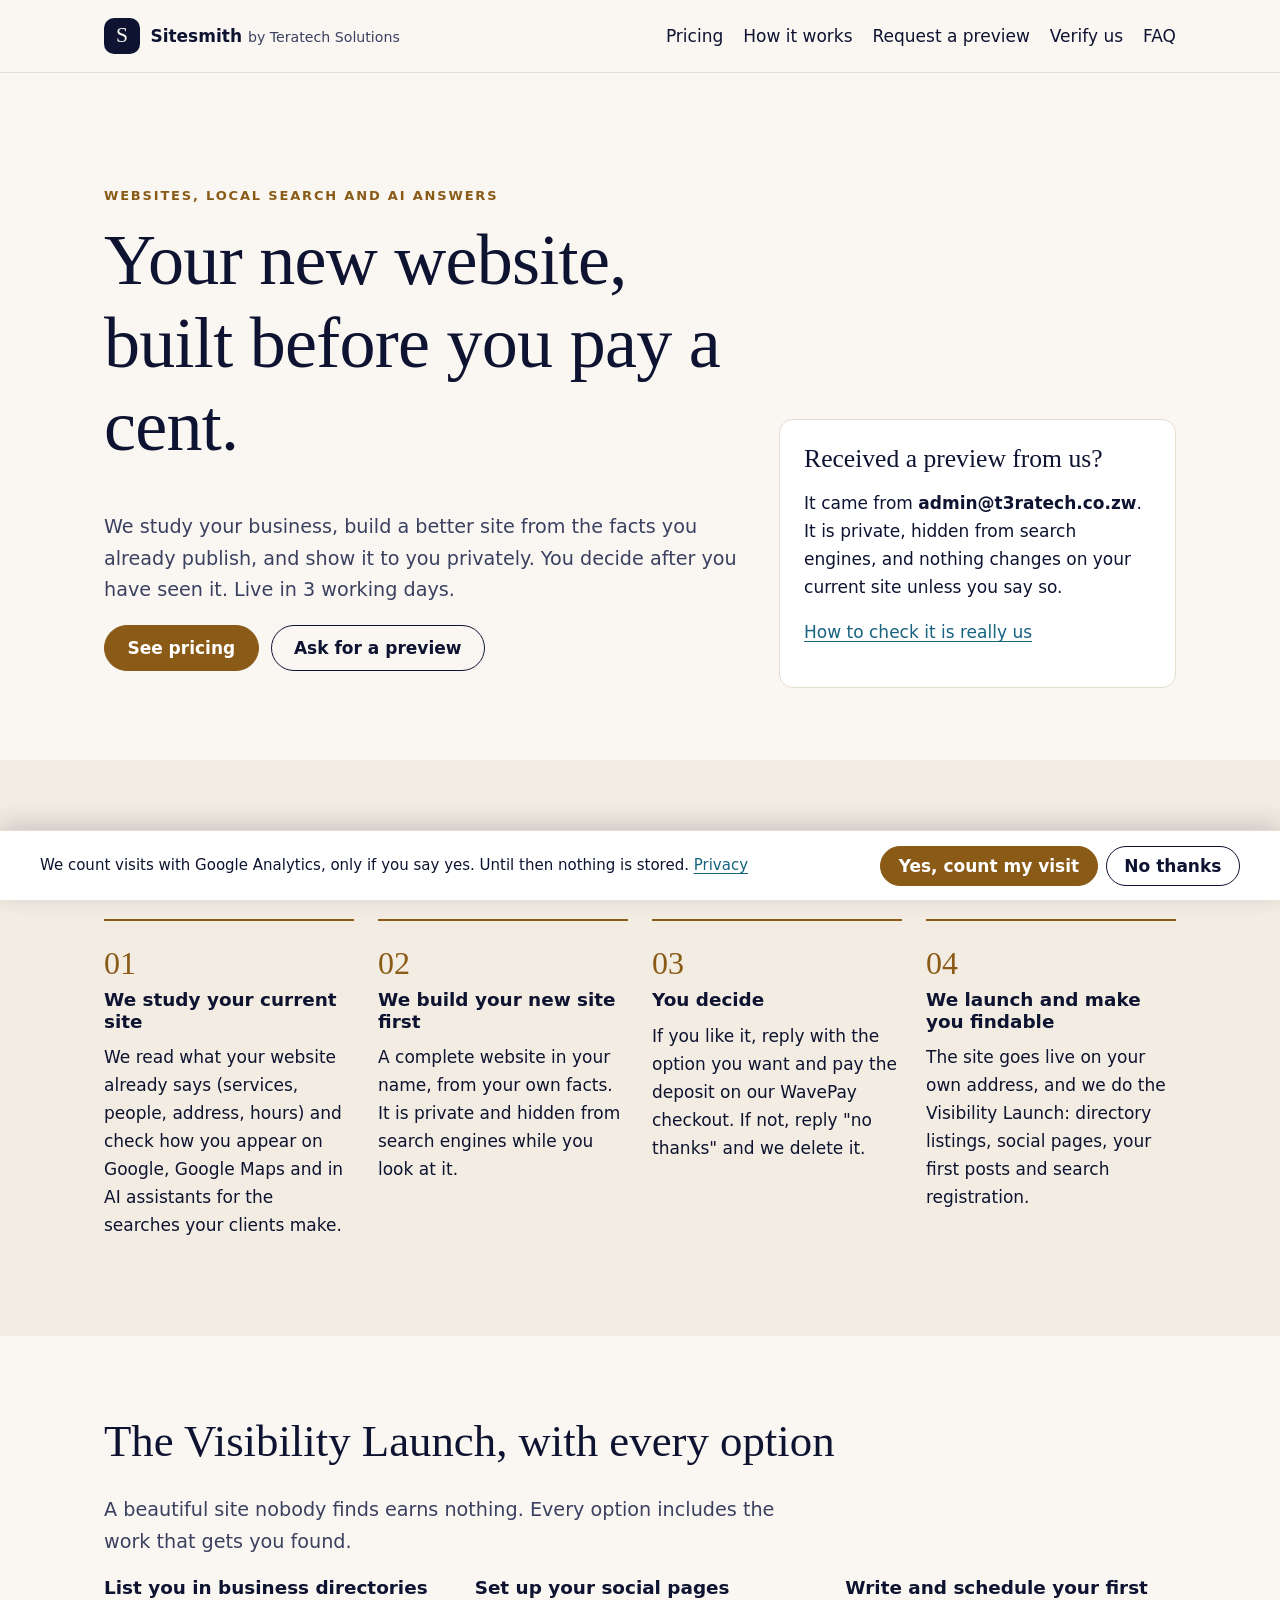
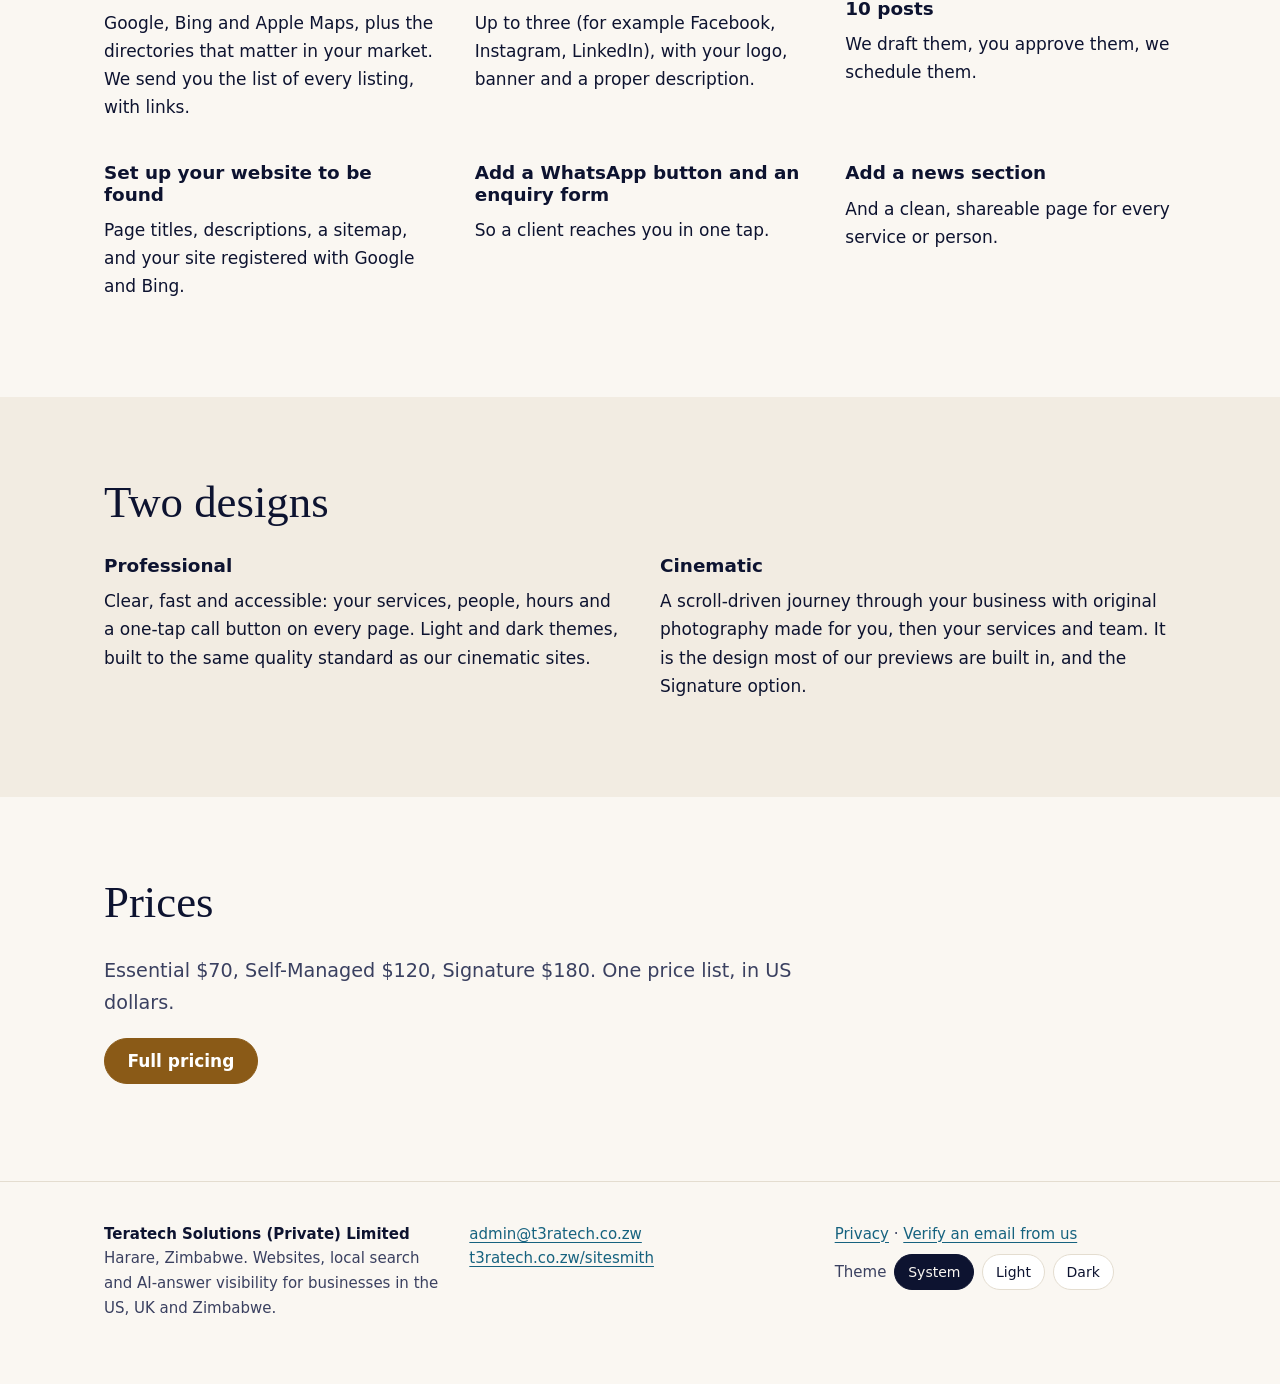
<file: index.html>
<!doctype html>
<html lang="en">
<head>
<meta charset="utf-8">
<meta name="viewport" content="width=device-width, initial-scale=1">
<title>Sitesmith: your new website, built before you pay</title>
<meta name="description" content="We build a better website for your business first, from your own facts, then you decide. From $70, live in 3 working days.">
<link rel="canonical" href="https://sitesmith.t3ratech.co.zw/">
<meta name="theme-color" content="#0d1330">
<meta property="og:type" content="website">
<meta property="og:title" content="Sitesmith: your new website, built before you pay">
<meta property="og:description" content="We build a better website for your business first, from your own facts, then you decide. From $70, live in 3 working days.">
<meta property="og:url" content="https://sitesmith.t3ratech.co.zw/">
<meta property="og:image" content="https://sitesmith.t3ratech.co.zw/assets/social-card.svg">
<link rel="icon" href="/assets/favicon.svg" type="image/svg+xml">
<link rel="alternate" type="text/markdown" href="/index.md">
<link rel="alternate" type="text/markdown" href="/llms.txt" title="llms.txt">
<link rel="stylesheet" href="/assets/site.css">
<script>(function(){try{var t=localStorage.getItem('theme');if(t==='light'||t==='dark')document.documentElement.dataset.theme=t;}catch(e){}})();</script>
<script>window.dataLayer=window.dataLayer||[];function gtag(){dataLayer.push(arguments)}gtag('consent','default',{analytics_storage:'denied',ad_storage:'denied',ad_user_data:'denied',ad_personalization:'denied',wait_for_update:500});try{if(localStorage.getItem('analytics')==='granted')gtag('consent','update',{analytics_storage:'granted'})}catch(e){}gtag('js',new Date());gtag('config','G-6P2Y9CRKH2',{anonymize_ip:true,allow_google_signals:false,allow_ad_personalization_signals:false});</script>
<script async src="https://www.googletagmanager.com/gtag/js?id=G-6P2Y9CRKH2"></script>
<script type="application/ld+json">{"@context":"https://schema.org","@type":"Organization","name":"Teratech Solutions (Private) Limited","alternateName":"T3raTech","url":"https://t3ratech.co.zw","email":"admin@t3ratech.co.zw","address":{"@type":"PostalAddress","addressLocality":"Harare","addressCountry":"ZW"}}</script>
<script type="application/ld+json">{"@context":"https://schema.org","@type":"Service","name":"T3rnel Sitesmith","serviceType":"Website design, local SEO and AI-answer visibility","provider":{"@type":"Organization","name":"Teratech Solutions (Private) Limited","url":"https://t3ratech.co.zw"},"areaServed":["US","GB","ZW"],"url":"https://sitesmith.t3ratech.co.zw","offers":[{"@type":"Offer","name":"Essential","price":70,"priceCurrency":"USD"},{"@type":"Offer","name":"Self-Managed","price":120,"priceCurrency":"USD"},{"@type":"Offer","name":"Signature","price":180,"priceCurrency":"USD"}]}</script>
</head>
<body>
<a class="skip" href="#main">Skip to content</a>
<header class="top">
  <div class="shell top__row">
    <a class="brand" href="/"><span class="brand__mark" aria-hidden="true">S</span><span>Sitesmith <small>by Teratech Solutions</small></span></a>
    <nav aria-label="Main"><ul class="nav"><li><a href="/pricing/">Pricing</a></li><li><a href="/how-it-works/">How it works</a></li><li><a href="/request-preview/">Request a preview</a></li><li><a href="/verify/">Verify us</a></li><li><a href="/faq/">FAQ</a></li></ul></nav>
  </div>
</header>
<main id="main">
<section class="hero">
  <div class="shell hero__grid">
    <div>
      <p class="eyebrow">Websites, local search and AI answers</p>
      <h1>Your new website, built before you pay a cent.</h1>
      <p class="lead">We study your business, build a better site from the facts you already publish, and show it to you privately. You decide after you have seen it. Live in 3 working days.</p>
      <p class="actions"><a class="btn btn--primary" href="/pricing/">See pricing</a> <a class="btn" href="/request-preview/">Ask for a preview</a></p>
    </div>
    <aside class="hero__card" aria-label="Received a preview from us?">
      <h2>Received a preview from us?</h2>
      <p>It came from <strong>admin@t3ratech.co.zw</strong>. It is private, hidden from search engines, and nothing changes on your current site unless you say so.</p>
      <p><a href="/verify/">How to check it is really us</a></p>
    </aside>
  </div>
</section>
<section class="band band--alt" aria-labelledby="how">
  <div class="shell">
    <h2 id="how">How it works</h2>
    <ol class="steps"><li><h3>We study your current site</h3><p>We read what your website already says (services, people, address, hours) and check how you appear on Google, Google Maps and in AI assistants for the searches your clients make.</p></li><li><h3>We build your new site first</h3><p>A complete website in your name, from your own facts. It is private and hidden from search engines while you look at it.</p></li><li><h3>You decide</h3><p>If you like it, reply with the option you want and pay the deposit on our WavePay checkout. If not, reply &quot;no thanks&quot; and we delete it.</p></li><li><h3>We launch and make you findable</h3><p>The site goes live on your own address, and we do the Visibility Launch: directory listings, social pages, your first posts and search registration.</p></li></ol>
  </div>
</section>
<section class="band" aria-labelledby="launch">
  <div class="shell">
    <h2 id="launch">The Visibility Launch, with every option</h2>
    <p class="lead">A beautiful site nobody finds earns nothing. Every option includes the work that gets you found.</p>
    <ul class="grid2"><li><h3>List you in business directories</h3><p>Google, Bing and Apple Maps, plus the directories that matter in your market. We send you the list of every listing, with links.</p></li><li><h3>Set up your social pages</h3><p>Up to three (for example Facebook, Instagram, LinkedIn), with your logo, banner and a proper description.</p></li><li><h3>Write and schedule your first 10 posts</h3><p>We draft them, you approve them, we schedule them.</p></li><li><h3>Set up your website to be found</h3><p>Page titles, descriptions, a sitemap, and your site registered with Google and Bing.</p></li><li><h3>Add a WhatsApp button and an enquiry form</h3><p>So a client reaches you in one tap.</p></li><li><h3>Add a news section</h3><p>And a clean, shareable page for every service or person.</p></li></ul>
  </div>
</section>
<section class="band band--alt" aria-labelledby="designs">
  <div class="shell">
    <h2 id="designs">Two designs</h2>
    <ul class="grid2">
      <li><h3>Professional</h3><p>Clear, fast and accessible: your services, people, hours and a one-tap call button on every page. Light and dark themes, built to the same quality standard as our cinematic sites.</p></li>
      <li><h3>Cinematic</h3><p>A scroll-driven journey through your business with original photography made for you, then your services and team. It is the design most of our previews are built in, and the Signature option.</p></li>
    </ul>
  </div>
</section>
<section class="band" aria-labelledby="prices">
  <div class="shell">
    <h2 id="prices">Prices</h2>
    <p class="lead">Essential <span class="num">$70</span>, Self-Managed <span class="num">$120</span>, Signature <span class="num">$180</span>. One price list, in US dollars.</p>
    <p><a class="btn btn--primary" href="/pricing/">Full pricing</a></p>
  </div>
</section>
</main>
<footer class="foot">
  <div class="shell foot__grid">
    <p><strong>Teratech Solutions (Private) Limited</strong><br>Harare, Zimbabwe. Websites, local search and AI-answer visibility for businesses in the US, UK and Zimbabwe.</p>
    <p><a href="mailto:admin@t3ratech.co.zw">admin@t3ratech.co.zw</a><br><a href="https://t3ratech.co.zw/sitesmith">t3ratech.co.zw/sitesmith</a></p>
    <p><a href="/privacy/">Privacy</a> · <a href="/verify/">Verify an email from us</a><br>
    <span class="theme" role="group" aria-label="Colour theme">Theme <button type="button" data-theme-choice="system" aria-pressed="false">System</button><button type="button" data-theme-choice="light" aria-pressed="false">Light</button><button type="button" data-theme-choice="dark" aria-pressed="false">Dark</button></span></p>
  </div>
</footer>
<div class="consent" id="consent" role="region" aria-label="Analytics choice" hidden>
  <p>We count visits with Google Analytics, only if you say yes. Until then nothing is stored. <a href="/privacy/">Privacy</a></p>
  <div class="consent__actions"><button type="button" class="btn btn--primary" data-consent="granted">Yes, count my visit</button><button type="button" class="btn" data-consent="denied">No thanks</button></div>
</div>
<script>(function(){var bar=document.getElementById('consent');if(!bar)return;var v;try{v=localStorage.getItem('analytics')}catch(e){}if(v!=='granted'&&v!=='denied')bar.hidden=false;bar.addEventListener('click',function(e){var c=e.target.closest('[data-consent]');if(!c)return;var g=c.dataset.consent;try{localStorage.setItem('analytics',g)}catch(x){}if(typeof gtag==='function')gtag('consent','update',{analytics_storage:g});bar.hidden=true})})();</script>
<script>(function(){var b=document.querySelectorAll('[data-theme-choice]');function mark(v){b.forEach(function(x){x.setAttribute('aria-pressed',String(x.dataset.themeChoice===v))})}var c;try{c=localStorage.getItem('theme')}catch(e){}mark(c==='light'||c==='dark'?c:'system');b.forEach(function(x){x.addEventListener('click',function(){var v=x.dataset.themeChoice;try{v==='system'?localStorage.removeItem('theme'):localStorage.setItem('theme',v)}catch(e){}if(v==='system')delete document.documentElement.dataset.theme;else document.documentElement.dataset.theme=v;mark(v)})})})();</script>
</body>
</html>
</file>
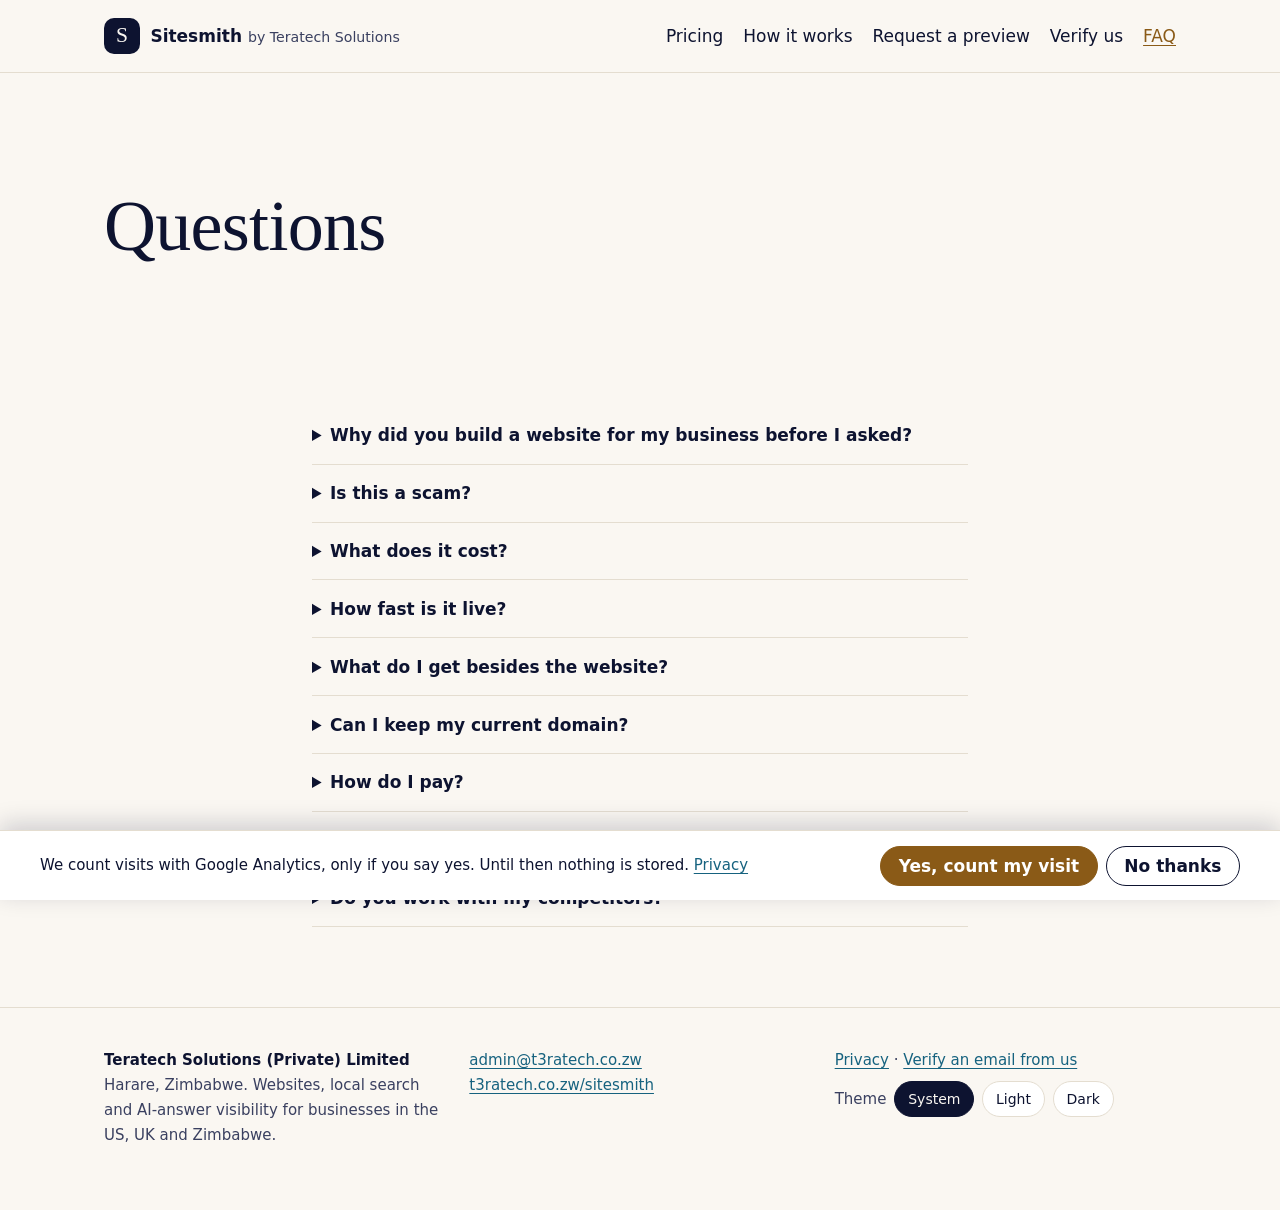
<file: faq/index.html>
<!doctype html>
<html lang="en">
<head>
<meta charset="utf-8">
<meta name="viewport" content="width=device-width, initial-scale=1">
<title>Questions | Sitesmith</title>
<meta name="description" content="Straight answers about previews, prices, payment, timing, domains and what happens if you say no.">
<link rel="canonical" href="https://sitesmith.t3ratech.co.zw/faq/">
<meta name="theme-color" content="#0d1330">
<meta property="og:type" content="website">
<meta property="og:title" content="Questions | Sitesmith">
<meta property="og:description" content="Straight answers about previews, prices, payment, timing, domains and what happens if you say no.">
<meta property="og:url" content="https://sitesmith.t3ratech.co.zw/faq/">
<meta property="og:image" content="https://sitesmith.t3ratech.co.zw/assets/social-card.svg">
<link rel="icon" href="/assets/favicon.svg" type="image/svg+xml">
<link rel="alternate" type="text/markdown" href="/faq/index.md">
<link rel="alternate" type="text/markdown" href="/llms.txt" title="llms.txt">
<link rel="stylesheet" href="/assets/site.css">
<script>(function(){try{var t=localStorage.getItem('theme');if(t==='light'||t==='dark')document.documentElement.dataset.theme=t;}catch(e){}})();</script>
<script>window.dataLayer=window.dataLayer||[];function gtag(){dataLayer.push(arguments)}gtag('consent','default',{analytics_storage:'denied',ad_storage:'denied',ad_user_data:'denied',ad_personalization:'denied',wait_for_update:500});try{if(localStorage.getItem('analytics')==='granted')gtag('consent','update',{analytics_storage:'granted'})}catch(e){}gtag('js',new Date());gtag('config','G-6P2Y9CRKH2',{anonymize_ip:true,allow_google_signals:false,allow_ad_personalization_signals:false});</script>
<script async src="https://www.googletagmanager.com/gtag/js?id=G-6P2Y9CRKH2"></script>
<script type="application/ld+json">{"@context":"https://schema.org","@type":"Organization","name":"Teratech Solutions (Private) Limited","alternateName":"T3raTech","url":"https://t3ratech.co.zw","email":"admin@t3ratech.co.zw","address":{"@type":"PostalAddress","addressLocality":"Harare","addressCountry":"ZW"}}</script>
<script type="application/ld+json">{"@context":"https://schema.org","@type":"FAQPage","mainEntity":[{"@type":"Question","name":"Why did you build a website for my business before I asked?","acceptedAnswer":{"@type":"Answer","text":"Because it is the fastest way to show what we can do. We used only facts your current website already publishes. The preview is private: it is hidden from search engines and nothing changes on your current site unless you choose to go ahead."}},{"@type":"Question","name":"Is this a scam?","acceptedAnswer":{"@type":"Answer","text":"No. Every email from us comes from admin@t3ratech.co.zw, which is authenticated (SPF, DKIM and DMARC) for t3ratech.co.zw. We never ask for passwords, banking details or remote access, and all payment goes through our WavePay checkout pages. The verify page explains how to check any message that claims to be from us."}},{"@type":"Question","name":"What does it cost?","acceptedAnswer":{"@type":"Answer","text":"Essential $70, Self-Managed $120, Signature $180, in US dollars, wherever you are. You start with a $50 deposit and pay the balance when your site is live. Each option then renews yearly (Essential $20, Self-Managed $25, Signature $30), and the yearly fee covers your web address and hosting."}},{"@type":"Question","name":"How fast is it live?","acceptedAnswer":{"@type":"Answer","text":"Within 3 working days of your deposit and any material you want added. The site is already built, so most of that time is the visibility work."}},{"@type":"Question","name":"What do I get besides the website?","acceptedAnswer":{"@type":"Answer","text":"The Visibility Launch, included with every option: list you in business directories; set up your social pages; write and schedule your first 10 posts; set up your website to be found; add a whatsapp button and an enquiry form; add a news section."}},{"@type":"Question","name":"Can I keep my current domain?","acceptedAnswer":{"@type":"Answer","text":"Yes. The new site goes live on your own web address. We send the one setting your domain needs, or make the change ourselves if you prefer."}},{"@type":"Question","name":"How do I pay?","acceptedAnswer":{"@type":"Answer","text":"Through WavePay checkout pages we send by email: PayNow (EcoCash, OneMoney, InnBucks, ZimSwitch, cards) in Zimbabwe; PayPal (any card or PayPal balance) or USDT on BNB Smart Chain anywhere. The deposit is non-refundable and counts toward the price."}},{"@type":"Question","name":"What if I do not want it?","acceptedAnswer":{"@type":"Answer","text":"Reply \"no thanks\" and we delete the preview and never write again. If you pay the deposit but not the balance, the site comes down after 14 days."}},{"@type":"Question","name":"Do you work with my competitors?","acceptedAnswer":{"@type":"Answer","text":"One client per kind of business per city. Once a business in your city takes up an option, we do not build for its direct competitors there."}}]}</script>
</head>
<body>
<a class="skip" href="#main">Skip to content</a>
<header class="top">
  <div class="shell top__row">
    <a class="brand" href="/"><span class="brand__mark" aria-hidden="true">S</span><span>Sitesmith <small>by Teratech Solutions</small></span></a>
    <nav aria-label="Main"><ul class="nav"><li><a href="/pricing/">Pricing</a></li><li><a href="/how-it-works/">How it works</a></li><li><a href="/request-preview/">Request a preview</a></li><li><a href="/verify/">Verify us</a></li><li><a href="/faq/" aria-current="page">FAQ</a></li></ul></nav>
  </div>
</header>
<main id="main">
<section class="hero hero--slim"><div class="shell"><h1>Questions</h1></div></section>
<section class="band"><div class="shell prose"><details><summary>Why did you build a website for my business before I asked?</summary><p>Because it is the fastest way to show what we can do. We used only facts your current website already publishes. The preview is private: it is hidden from search engines and nothing changes on your current site unless you choose to go ahead.</p></details>
<details><summary>Is this a scam?</summary><p>No. Every email from us comes from admin@t3ratech.co.zw, which is authenticated (SPF, DKIM and DMARC) for t3ratech.co.zw. We never ask for passwords, banking details or remote access, and all payment goes through our WavePay checkout pages. The verify page explains how to check any message that claims to be from us.</p></details>
<details><summary>What does it cost?</summary><p>Essential $70, Self-Managed $120, Signature $180, in US dollars, wherever you are. You start with a $50 deposit and pay the balance when your site is live. Each option then renews yearly (Essential $20, Self-Managed $25, Signature $30), and the yearly fee covers your web address and hosting.</p></details>
<details><summary>How fast is it live?</summary><p>Within 3 working days of your deposit and any material you want added. The site is already built, so most of that time is the visibility work.</p></details>
<details><summary>What do I get besides the website?</summary><p>The Visibility Launch, included with every option: list you in business directories; set up your social pages; write and schedule your first 10 posts; set up your website to be found; add a whatsapp button and an enquiry form; add a news section.</p></details>
<details><summary>Can I keep my current domain?</summary><p>Yes. The new site goes live on your own web address. We send the one setting your domain needs, or make the change ourselves if you prefer.</p></details>
<details><summary>How do I pay?</summary><p>Through WavePay checkout pages we send by email: PayNow (EcoCash, OneMoney, InnBucks, ZimSwitch, cards) in Zimbabwe; PayPal (any card or PayPal balance) or USDT on BNB Smart Chain anywhere. The deposit is non-refundable and counts toward the price.</p></details>
<details><summary>What if I do not want it?</summary><p>Reply &quot;no thanks&quot; and we delete the preview and never write again. If you pay the deposit but not the balance, the site comes down after 14 days.</p></details>
<details><summary>Do you work with my competitors?</summary><p>One client per kind of business per city. Once a business in your city takes up an option, we do not build for its direct competitors there.</p></details></div></section>
</main>
<footer class="foot">
  <div class="shell foot__grid">
    <p><strong>Teratech Solutions (Private) Limited</strong><br>Harare, Zimbabwe. Websites, local search and AI-answer visibility for businesses in the US, UK and Zimbabwe.</p>
    <p><a href="mailto:admin@t3ratech.co.zw">admin@t3ratech.co.zw</a><br><a href="https://t3ratech.co.zw/sitesmith">t3ratech.co.zw/sitesmith</a></p>
    <p><a href="/privacy/">Privacy</a> · <a href="/verify/">Verify an email from us</a><br>
    <span class="theme" role="group" aria-label="Colour theme">Theme <button type="button" data-theme-choice="system" aria-pressed="false">System</button><button type="button" data-theme-choice="light" aria-pressed="false">Light</button><button type="button" data-theme-choice="dark" aria-pressed="false">Dark</button></span></p>
  </div>
</footer>
<div class="consent" id="consent" role="region" aria-label="Analytics choice" hidden>
  <p>We count visits with Google Analytics, only if you say yes. Until then nothing is stored. <a href="/privacy/">Privacy</a></p>
  <div class="consent__actions"><button type="button" class="btn btn--primary" data-consent="granted">Yes, count my visit</button><button type="button" class="btn" data-consent="denied">No thanks</button></div>
</div>
<script>(function(){var bar=document.getElementById('consent');if(!bar)return;var v;try{v=localStorage.getItem('analytics')}catch(e){}if(v!=='granted'&&v!=='denied')bar.hidden=false;bar.addEventListener('click',function(e){var c=e.target.closest('[data-consent]');if(!c)return;var g=c.dataset.consent;try{localStorage.setItem('analytics',g)}catch(x){}if(typeof gtag==='function')gtag('consent','update',{analytics_storage:g});bar.hidden=true})})();</script>
<script>(function(){var b=document.querySelectorAll('[data-theme-choice]');function mark(v){b.forEach(function(x){x.setAttribute('aria-pressed',String(x.dataset.themeChoice===v))})}var c;try{c=localStorage.getItem('theme')}catch(e){}mark(c==='light'||c==='dark'?c:'system');b.forEach(function(x){x.addEventListener('click',function(){var v=x.dataset.themeChoice;try{v==='system'?localStorage.removeItem('theme'):localStorage.setItem('theme',v)}catch(e){}if(v==='system')delete document.documentElement.dataset.theme;else document.documentElement.dataset.theme=v;mark(v)})})})();</script>
</body>
</html>
</file>
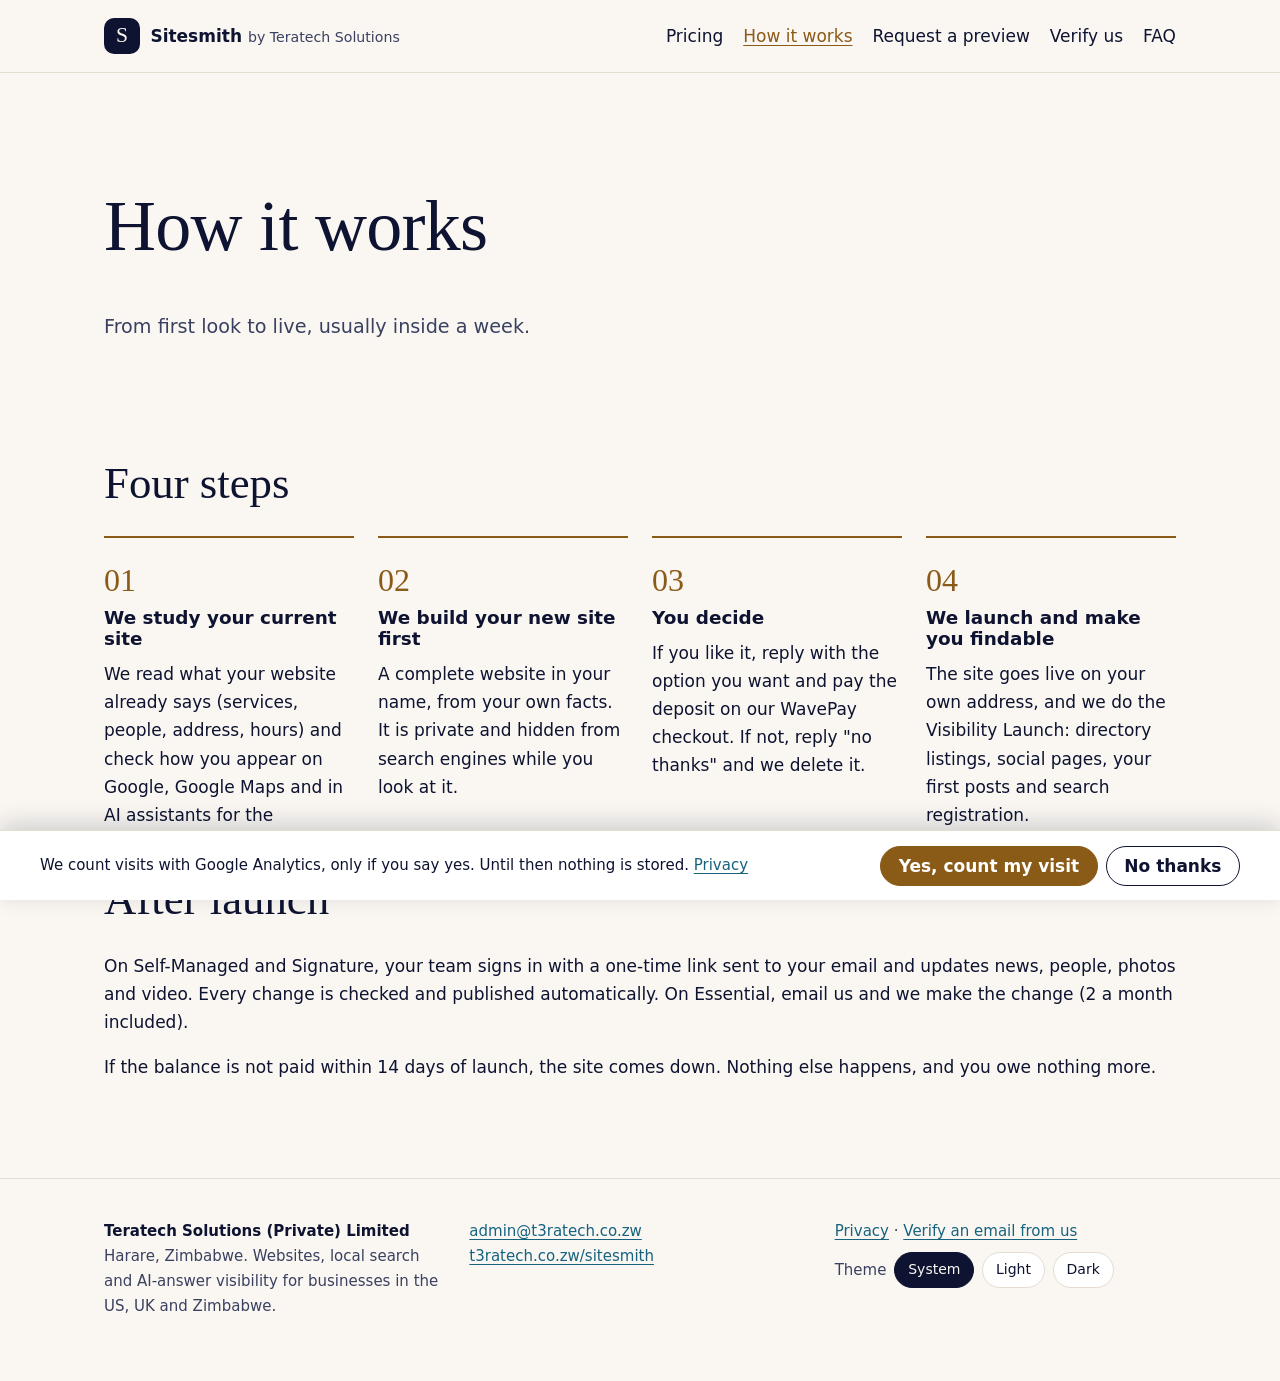
<file: how-it-works/index.html>
<!doctype html>
<html lang="en">
<head>
<meta charset="utf-8">
<meta name="viewport" content="width=device-width, initial-scale=1">
<title>How it works | Sitesmith</title>
<meta name="description" content="We study your business, build your new site first, you decide, and we launch it on your address with the Visibility Launch.">
<link rel="canonical" href="https://sitesmith.t3ratech.co.zw/how-it-works/">
<meta name="theme-color" content="#0d1330">
<meta property="og:type" content="website">
<meta property="og:title" content="How it works | Sitesmith">
<meta property="og:description" content="We study your business, build your new site first, you decide, and we launch it on your address with the Visibility Launch.">
<meta property="og:url" content="https://sitesmith.t3ratech.co.zw/how-it-works/">
<meta property="og:image" content="https://sitesmith.t3ratech.co.zw/assets/social-card.svg">
<link rel="icon" href="/assets/favicon.svg" type="image/svg+xml">
<link rel="alternate" type="text/markdown" href="/how-it-works/index.md">
<link rel="alternate" type="text/markdown" href="/llms.txt" title="llms.txt">
<link rel="stylesheet" href="/assets/site.css">
<script>(function(){try{var t=localStorage.getItem('theme');if(t==='light'||t==='dark')document.documentElement.dataset.theme=t;}catch(e){}})();</script>
<script>window.dataLayer=window.dataLayer||[];function gtag(){dataLayer.push(arguments)}gtag('consent','default',{analytics_storage:'denied',ad_storage:'denied',ad_user_data:'denied',ad_personalization:'denied',wait_for_update:500});try{if(localStorage.getItem('analytics')==='granted')gtag('consent','update',{analytics_storage:'granted'})}catch(e){}gtag('js',new Date());gtag('config','G-6P2Y9CRKH2',{anonymize_ip:true,allow_google_signals:false,allow_ad_personalization_signals:false});</script>
<script async src="https://www.googletagmanager.com/gtag/js?id=G-6P2Y9CRKH2"></script>
<script type="application/ld+json">{"@context":"https://schema.org","@type":"Organization","name":"Teratech Solutions (Private) Limited","alternateName":"T3raTech","url":"https://t3ratech.co.zw","email":"admin@t3ratech.co.zw","address":{"@type":"PostalAddress","addressLocality":"Harare","addressCountry":"ZW"}}</script>
</head>
<body>
<a class="skip" href="#main">Skip to content</a>
<header class="top">
  <div class="shell top__row">
    <a class="brand" href="/"><span class="brand__mark" aria-hidden="true">S</span><span>Sitesmith <small>by Teratech Solutions</small></span></a>
    <nav aria-label="Main"><ul class="nav"><li><a href="/pricing/">Pricing</a></li><li><a href="/how-it-works/" aria-current="page">How it works</a></li><li><a href="/request-preview/">Request a preview</a></li><li><a href="/verify/">Verify us</a></li><li><a href="/faq/">FAQ</a></li></ul></nav>
  </div>
</header>
<main id="main">
<section class="hero hero--slim"><div class="shell"><h1>How it works</h1><p class="lead">From first look to live, usually inside a week.</p></div></section>
<section class="band"><div class="shell"><h2>Four steps</h2><ol class="steps"><li><h3>We study your current site</h3><p>We read what your website already says (services, people, address, hours) and check how you appear on Google, Google Maps and in AI assistants for the searches your clients make.</p></li><li><h3>We build your new site first</h3><p>A complete website in your name, from your own facts. It is private and hidden from search engines while you look at it.</p></li><li><h3>You decide</h3><p>If you like it, reply with the option you want and pay the deposit on our WavePay checkout. If not, reply &quot;no thanks&quot; and we delete it.</p></li><li><h3>We launch and make you findable</h3><p>The site goes live on your own address, and we do the Visibility Launch: directory listings, social pages, your first posts and search registration.</p></li></ol>
<h2>After launch</h2>
<p>On Self-Managed and Signature, your team signs in with a one-time link sent to your email and updates news, people, photos and video. Every change is checked and published automatically. On Essential, email us and we make the change (2 a month included).</p>
<p>If the balance is not paid within 14 days of launch, the site comes down. Nothing else happens, and you owe nothing more.</p></div></section>
</main>
<footer class="foot">
  <div class="shell foot__grid">
    <p><strong>Teratech Solutions (Private) Limited</strong><br>Harare, Zimbabwe. Websites, local search and AI-answer visibility for businesses in the US, UK and Zimbabwe.</p>
    <p><a href="mailto:admin@t3ratech.co.zw">admin@t3ratech.co.zw</a><br><a href="https://t3ratech.co.zw/sitesmith">t3ratech.co.zw/sitesmith</a></p>
    <p><a href="/privacy/">Privacy</a> · <a href="/verify/">Verify an email from us</a><br>
    <span class="theme" role="group" aria-label="Colour theme">Theme <button type="button" data-theme-choice="system" aria-pressed="false">System</button><button type="button" data-theme-choice="light" aria-pressed="false">Light</button><button type="button" data-theme-choice="dark" aria-pressed="false">Dark</button></span></p>
  </div>
</footer>
<div class="consent" id="consent" role="region" aria-label="Analytics choice" hidden>
  <p>We count visits with Google Analytics, only if you say yes. Until then nothing is stored. <a href="/privacy/">Privacy</a></p>
  <div class="consent__actions"><button type="button" class="btn btn--primary" data-consent="granted">Yes, count my visit</button><button type="button" class="btn" data-consent="denied">No thanks</button></div>
</div>
<script>(function(){var bar=document.getElementById('consent');if(!bar)return;var v;try{v=localStorage.getItem('analytics')}catch(e){}if(v!=='granted'&&v!=='denied')bar.hidden=false;bar.addEventListener('click',function(e){var c=e.target.closest('[data-consent]');if(!c)return;var g=c.dataset.consent;try{localStorage.setItem('analytics',g)}catch(x){}if(typeof gtag==='function')gtag('consent','update',{analytics_storage:g});bar.hidden=true})})();</script>
<script>(function(){var b=document.querySelectorAll('[data-theme-choice]');function mark(v){b.forEach(function(x){x.setAttribute('aria-pressed',String(x.dataset.themeChoice===v))})}var c;try{c=localStorage.getItem('theme')}catch(e){}mark(c==='light'||c==='dark'?c:'system');b.forEach(function(x){x.addEventListener('click',function(){var v=x.dataset.themeChoice;try{v==='system'?localStorage.removeItem('theme'):localStorage.setItem('theme',v)}catch(e){}if(v==='system')delete document.documentElement.dataset.theme;else document.documentElement.dataset.theme=v;mark(v)})})})();</script>
</body>
</html>
</file>
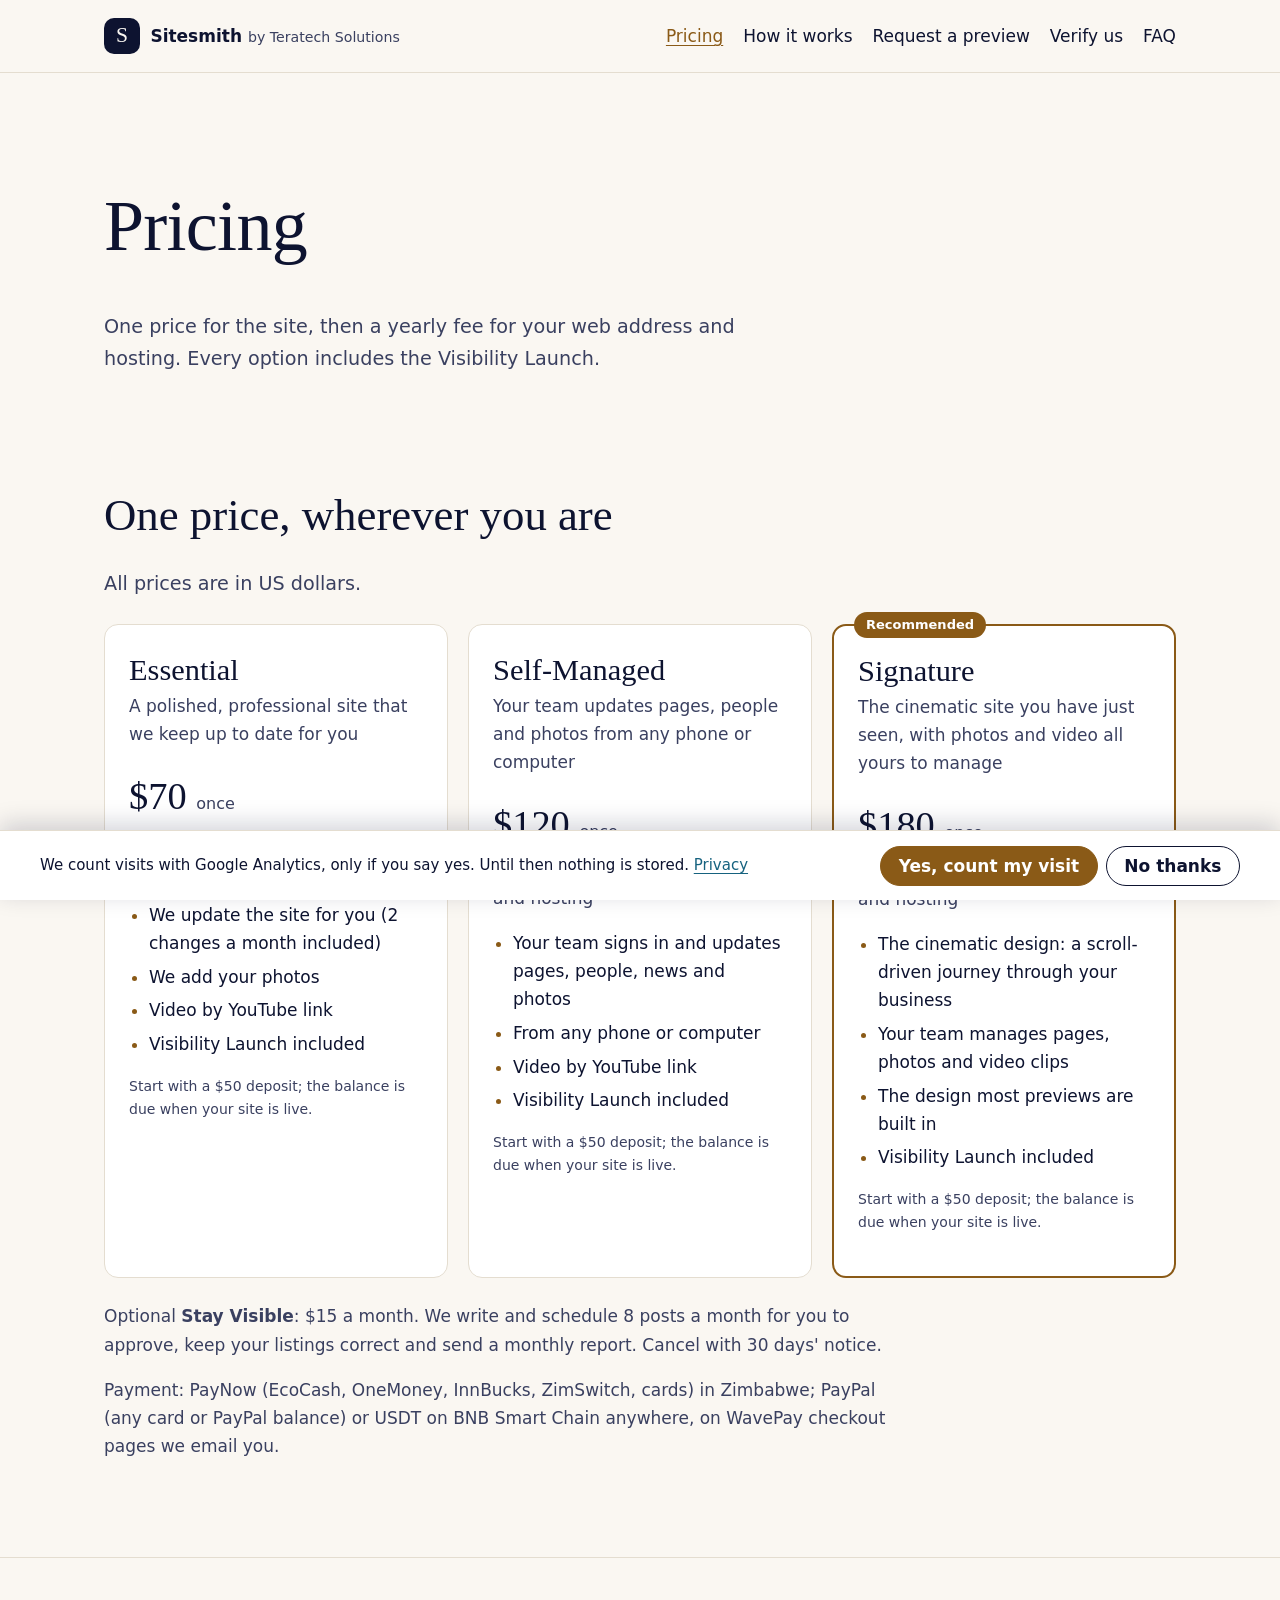
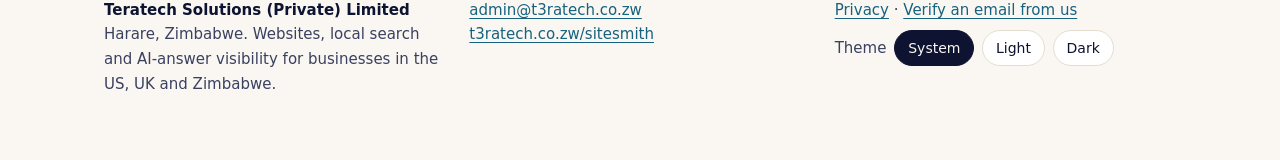
<file: pricing/index.html>
<!doctype html>
<html lang="en">
<head>
<meta charset="utf-8">
<meta name="viewport" content="width=device-width, initial-scale=1">
<title>Pricing | Sitesmith by Teratech Solutions</title>
<meta name="description" content="Three options, one price each, no surprises: Essential, Self-Managed and Signature, the same in every country. Visibility Launch included.">
<link rel="canonical" href="https://sitesmith.t3ratech.co.zw/pricing/">
<meta name="theme-color" content="#0d1330">
<meta property="og:type" content="website">
<meta property="og:title" content="Pricing | Sitesmith by Teratech Solutions">
<meta property="og:description" content="Three options, one price each, no surprises: Essential, Self-Managed and Signature, the same in every country. Visibility Launch included.">
<meta property="og:url" content="https://sitesmith.t3ratech.co.zw/pricing/">
<meta property="og:image" content="https://sitesmith.t3ratech.co.zw/assets/social-card.svg">
<link rel="icon" href="/assets/favicon.svg" type="image/svg+xml">
<link rel="alternate" type="text/markdown" href="/pricing/index.md">
<link rel="alternate" type="text/markdown" href="/llms.txt" title="llms.txt">
<link rel="stylesheet" href="/assets/site.css">
<script>(function(){try{var t=localStorage.getItem('theme');if(t==='light'||t==='dark')document.documentElement.dataset.theme=t;}catch(e){}})();</script>
<script>window.dataLayer=window.dataLayer||[];function gtag(){dataLayer.push(arguments)}gtag('consent','default',{analytics_storage:'denied',ad_storage:'denied',ad_user_data:'denied',ad_personalization:'denied',wait_for_update:500});try{if(localStorage.getItem('analytics')==='granted')gtag('consent','update',{analytics_storage:'granted'})}catch(e){}gtag('js',new Date());gtag('config','G-6P2Y9CRKH2',{anonymize_ip:true,allow_google_signals:false,allow_ad_personalization_signals:false});</script>
<script async src="https://www.googletagmanager.com/gtag/js?id=G-6P2Y9CRKH2"></script>
<script type="application/ld+json">{"@context":"https://schema.org","@type":"Organization","name":"Teratech Solutions (Private) Limited","alternateName":"T3raTech","url":"https://t3ratech.co.zw","email":"admin@t3ratech.co.zw","address":{"@type":"PostalAddress","addressLocality":"Harare","addressCountry":"ZW"}}</script>
</head>
<body>
<a class="skip" href="#main">Skip to content</a>
<header class="top">
  <div class="shell top__row">
    <a class="brand" href="/"><span class="brand__mark" aria-hidden="true">S</span><span>Sitesmith <small>by Teratech Solutions</small></span></a>
    <nav aria-label="Main"><ul class="nav"><li><a href="/pricing/" aria-current="page">Pricing</a></li><li><a href="/how-it-works/">How it works</a></li><li><a href="/request-preview/">Request a preview</a></li><li><a href="/verify/">Verify us</a></li><li><a href="/faq/">FAQ</a></li></ul></nav>
  </div>
</header>
<main id="main">
<section class="hero hero--slim"><div class="shell"><h1>Pricing</h1><p class="lead">One price for the site, then a yearly fee for your web address and hosting. Every option includes the Visibility Launch.</p></div></section>
<section class="band" aria-labelledby="p-all">
  <div class="shell">
    <h2 id="p-all">One price, wherever you are</h2>
    <p class="lead">All prices are in US dollars.</p>
    <div class="tiers"><article class="tier">
  
  <h3>Essential</h3>
  <p class="tier__tag">A polished, professional site that we keep up to date for you</p>
  <p class="tier__price"><span class="num">$70</span> <span class="muted">once</span></p>
  <p class="muted">then <span class="num">$20</span> a year for your address and hosting</p>
  <ul class="ticks"><li>We update the site for you (2 changes a month included)</li><li>We add your photos</li><li>Video by YouTube link</li><li>Visibility Launch included</li></ul>
  <p class="muted small">Start with a <span class="num">$50</span> deposit; the balance is due when your site is live.</p>
</article>
<article class="tier">
  
  <h3>Self-Managed</h3>
  <p class="tier__tag">Your team updates pages, people and photos from any phone or computer</p>
  <p class="tier__price"><span class="num">$120</span> <span class="muted">once</span></p>
  <p class="muted">then <span class="num">$25</span> a year for your address and hosting</p>
  <ul class="ticks"><li>Your team signs in and updates pages, people, news and photos</li><li>From any phone or computer</li><li>Video by YouTube link</li><li>Visibility Launch included</li></ul>
  <p class="muted small">Start with a <span class="num">$50</span> deposit; the balance is due when your site is live.</p>
</article>
<article class="tier tier--rec">
  <p class="tier__flag">Recommended</p>
  <h3>Signature</h3>
  <p class="tier__tag">The cinematic site you have just seen, with photos and video all yours to manage</p>
  <p class="tier__price"><span class="num">$180</span> <span class="muted">once</span></p>
  <p class="muted">then <span class="num">$30</span> a year for your address and hosting</p>
  <ul class="ticks"><li>The cinematic design: a scroll-driven journey through your business</li><li>Your team manages pages, photos and video clips</li><li>The design most previews are built in</li><li>Visibility Launch included</li></ul>
  <p class="muted small">Start with a <span class="num">$50</span> deposit; the balance is due when your site is live.</p>
</article></div>
    <p class="note">Optional <strong>Stay Visible</strong>: <span class="num">$15</span> a month. We write and schedule 8 posts a month for you to approve, keep your listings correct and send a monthly report. Cancel with 30 days' notice.</p>
    <p class="note">Payment: PayNow (EcoCash, OneMoney, InnBucks, ZimSwitch, cards) in Zimbabwe; PayPal (any card or PayPal balance) or USDT on BNB Smart Chain anywhere, on WavePay checkout pages we email you.</p>
  </div>
</section>
</main>
<footer class="foot">
  <div class="shell foot__grid">
    <p><strong>Teratech Solutions (Private) Limited</strong><br>Harare, Zimbabwe. Websites, local search and AI-answer visibility for businesses in the US, UK and Zimbabwe.</p>
    <p><a href="mailto:admin@t3ratech.co.zw">admin@t3ratech.co.zw</a><br><a href="https://t3ratech.co.zw/sitesmith">t3ratech.co.zw/sitesmith</a></p>
    <p><a href="/privacy/">Privacy</a> · <a href="/verify/">Verify an email from us</a><br>
    <span class="theme" role="group" aria-label="Colour theme">Theme <button type="button" data-theme-choice="system" aria-pressed="false">System</button><button type="button" data-theme-choice="light" aria-pressed="false">Light</button><button type="button" data-theme-choice="dark" aria-pressed="false">Dark</button></span></p>
  </div>
</footer>
<div class="consent" id="consent" role="region" aria-label="Analytics choice" hidden>
  <p>We count visits with Google Analytics, only if you say yes. Until then nothing is stored. <a href="/privacy/">Privacy</a></p>
  <div class="consent__actions"><button type="button" class="btn btn--primary" data-consent="granted">Yes, count my visit</button><button type="button" class="btn" data-consent="denied">No thanks</button></div>
</div>
<script>(function(){var bar=document.getElementById('consent');if(!bar)return;var v;try{v=localStorage.getItem('analytics')}catch(e){}if(v!=='granted'&&v!=='denied')bar.hidden=false;bar.addEventListener('click',function(e){var c=e.target.closest('[data-consent]');if(!c)return;var g=c.dataset.consent;try{localStorage.setItem('analytics',g)}catch(x){}if(typeof gtag==='function')gtag('consent','update',{analytics_storage:g});bar.hidden=true})})();</script>
<script>(function(){var b=document.querySelectorAll('[data-theme-choice]');function mark(v){b.forEach(function(x){x.setAttribute('aria-pressed',String(x.dataset.themeChoice===v))})}var c;try{c=localStorage.getItem('theme')}catch(e){}mark(c==='light'||c==='dark'?c:'system');b.forEach(function(x){x.addEventListener('click',function(){var v=x.dataset.themeChoice;try{v==='system'?localStorage.removeItem('theme'):localStorage.setItem('theme',v)}catch(e){}if(v==='system')delete document.documentElement.dataset.theme;else document.documentElement.dataset.theme=v;mark(v)})})})();</script>
</body>
</html>
</file>
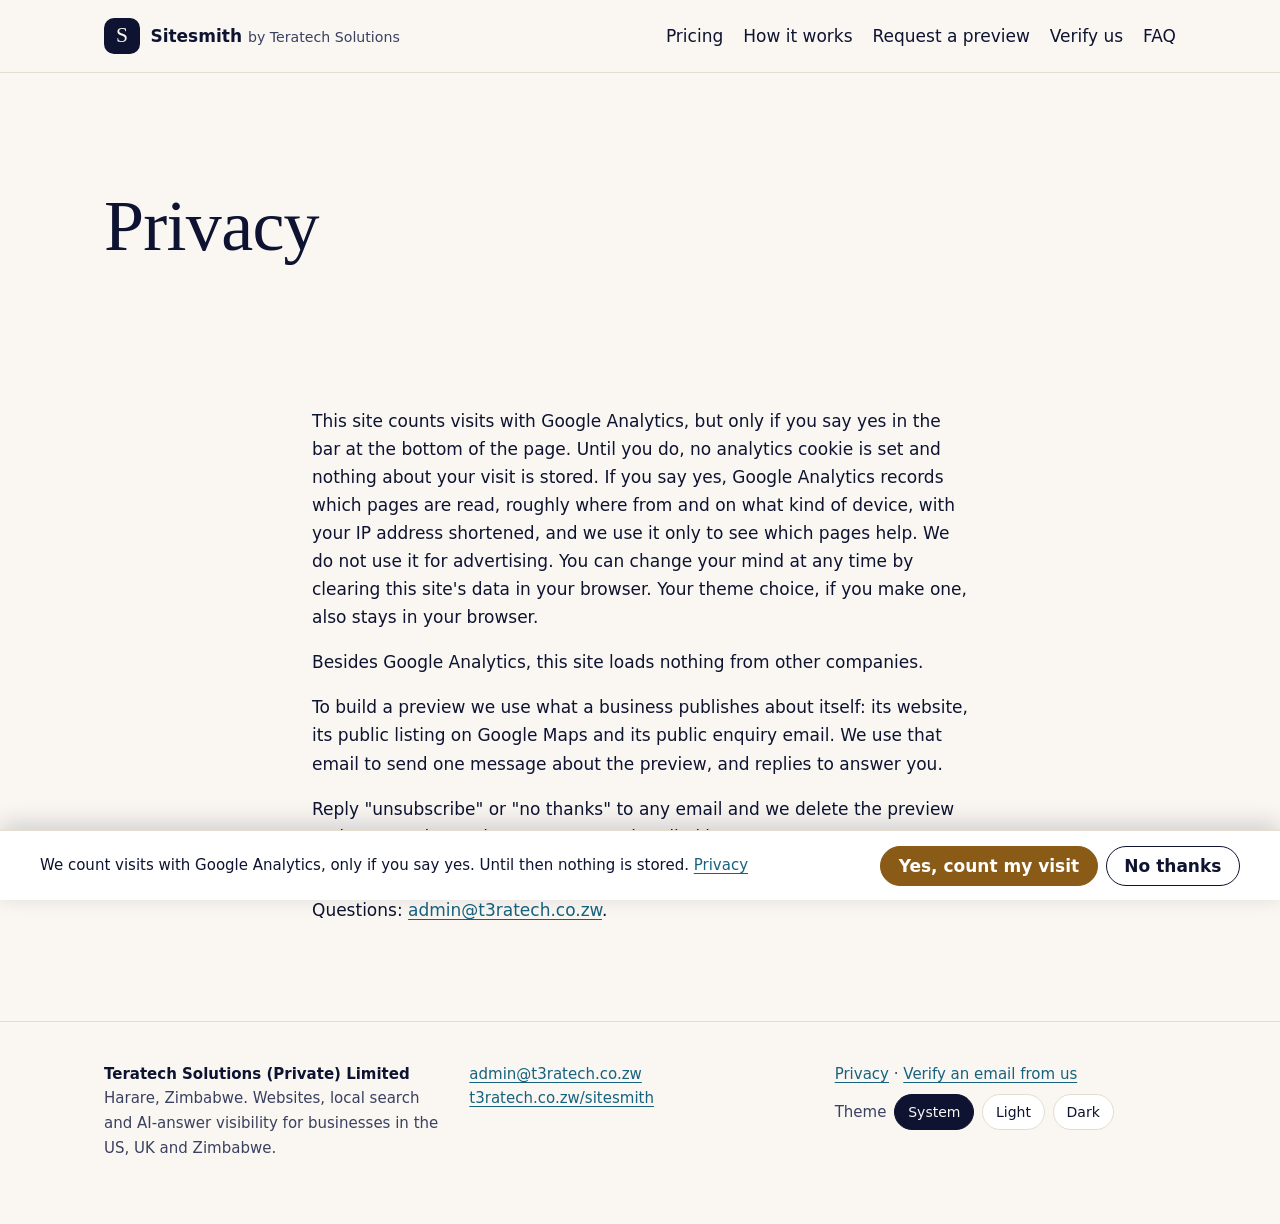
<file: privacy/index.html>
<!doctype html>
<html lang="en">
<head>
<meta charset="utf-8">
<meta name="viewport" content="width=device-width, initial-scale=1">
<title>Privacy | Sitesmith</title>
<meta name="description" content="What Sitesmith collects, why, and how to make us forget you.">
<link rel="canonical" href="https://sitesmith.t3ratech.co.zw/privacy/">
<meta name="theme-color" content="#0d1330">
<meta property="og:type" content="website">
<meta property="og:title" content="Privacy | Sitesmith">
<meta property="og:description" content="What Sitesmith collects, why, and how to make us forget you.">
<meta property="og:url" content="https://sitesmith.t3ratech.co.zw/privacy/">
<meta property="og:image" content="https://sitesmith.t3ratech.co.zw/assets/social-card.svg">
<link rel="icon" href="/assets/favicon.svg" type="image/svg+xml">
<link rel="alternate" type="text/markdown" href="/privacy/index.md">
<link rel="alternate" type="text/markdown" href="/llms.txt" title="llms.txt">
<link rel="stylesheet" href="/assets/site.css">
<script>(function(){try{var t=localStorage.getItem('theme');if(t==='light'||t==='dark')document.documentElement.dataset.theme=t;}catch(e){}})();</script>
<script>window.dataLayer=window.dataLayer||[];function gtag(){dataLayer.push(arguments)}gtag('consent','default',{analytics_storage:'denied',ad_storage:'denied',ad_user_data:'denied',ad_personalization:'denied',wait_for_update:500});try{if(localStorage.getItem('analytics')==='granted')gtag('consent','update',{analytics_storage:'granted'})}catch(e){}gtag('js',new Date());gtag('config','G-6P2Y9CRKH2',{anonymize_ip:true,allow_google_signals:false,allow_ad_personalization_signals:false});</script>
<script async src="https://www.googletagmanager.com/gtag/js?id=G-6P2Y9CRKH2"></script>
<script type="application/ld+json">{"@context":"https://schema.org","@type":"Organization","name":"Teratech Solutions (Private) Limited","alternateName":"T3raTech","url":"https://t3ratech.co.zw","email":"admin@t3ratech.co.zw","address":{"@type":"PostalAddress","addressLocality":"Harare","addressCountry":"ZW"}}</script>
</head>
<body>
<a class="skip" href="#main">Skip to content</a>
<header class="top">
  <div class="shell top__row">
    <a class="brand" href="/"><span class="brand__mark" aria-hidden="true">S</span><span>Sitesmith <small>by Teratech Solutions</small></span></a>
    <nav aria-label="Main"><ul class="nav"><li><a href="/pricing/">Pricing</a></li><li><a href="/how-it-works/">How it works</a></li><li><a href="/request-preview/">Request a preview</a></li><li><a href="/verify/">Verify us</a></li><li><a href="/faq/">FAQ</a></li></ul></nav>
  </div>
</header>
<main id="main">
<section class="hero hero--slim"><div class="shell"><h1>Privacy</h1></div></section>
<section class="band"><div class="shell prose">
<p>This site counts visits with Google Analytics, but only if you say yes in the bar at the bottom of the page. Until you do, no analytics cookie is set and nothing about your visit is stored. If you say yes, Google Analytics records which pages are read, roughly where from and on what kind of device, with your IP address shortened, and we use it only to see which pages help. We do not use it for advertising. You can change your mind at any time by clearing this site's data in your browser. Your theme choice, if you make one, also stays in your browser.</p>
<p>Besides Google Analytics, this site loads nothing from other companies.</p>
<p>To build a preview we use what a business publishes about itself: its website, its public listing on Google Maps and its public enquiry email. We use that email to send one message about the preview, and replies to answer you.</p>
<p>Reply "unsubscribe" or "no thanks" to any email and we delete the preview and never write again. Payments are handled by WavePay; we never see card or banking details.</p>
<p>Questions: <a href="mailto:admin@t3ratech.co.zw">admin@t3ratech.co.zw</a>.</p>
</div></section>
</main>
<footer class="foot">
  <div class="shell foot__grid">
    <p><strong>Teratech Solutions (Private) Limited</strong><br>Harare, Zimbabwe. Websites, local search and AI-answer visibility for businesses in the US, UK and Zimbabwe.</p>
    <p><a href="mailto:admin@t3ratech.co.zw">admin@t3ratech.co.zw</a><br><a href="https://t3ratech.co.zw/sitesmith">t3ratech.co.zw/sitesmith</a></p>
    <p><a href="/privacy/">Privacy</a> · <a href="/verify/">Verify an email from us</a><br>
    <span class="theme" role="group" aria-label="Colour theme">Theme <button type="button" data-theme-choice="system" aria-pressed="false">System</button><button type="button" data-theme-choice="light" aria-pressed="false">Light</button><button type="button" data-theme-choice="dark" aria-pressed="false">Dark</button></span></p>
  </div>
</footer>
<div class="consent" id="consent" role="region" aria-label="Analytics choice" hidden>
  <p>We count visits with Google Analytics, only if you say yes. Until then nothing is stored. <a href="/privacy/">Privacy</a></p>
  <div class="consent__actions"><button type="button" class="btn btn--primary" data-consent="granted">Yes, count my visit</button><button type="button" class="btn" data-consent="denied">No thanks</button></div>
</div>
<script>(function(){var bar=document.getElementById('consent');if(!bar)return;var v;try{v=localStorage.getItem('analytics')}catch(e){}if(v!=='granted'&&v!=='denied')bar.hidden=false;bar.addEventListener('click',function(e){var c=e.target.closest('[data-consent]');if(!c)return;var g=c.dataset.consent;try{localStorage.setItem('analytics',g)}catch(x){}if(typeof gtag==='function')gtag('consent','update',{analytics_storage:g});bar.hidden=true})})();</script>
<script>(function(){var b=document.querySelectorAll('[data-theme-choice]');function mark(v){b.forEach(function(x){x.setAttribute('aria-pressed',String(x.dataset.themeChoice===v))})}var c;try{c=localStorage.getItem('theme')}catch(e){}mark(c==='light'||c==='dark'?c:'system');b.forEach(function(x){x.addEventListener('click',function(){var v=x.dataset.themeChoice;try{v==='system'?localStorage.removeItem('theme'):localStorage.setItem('theme',v)}catch(e){}if(v==='system')delete document.documentElement.dataset.theme;else document.documentElement.dataset.theme=v;mark(v)})})})();</script>
</body>
</html>
</file>
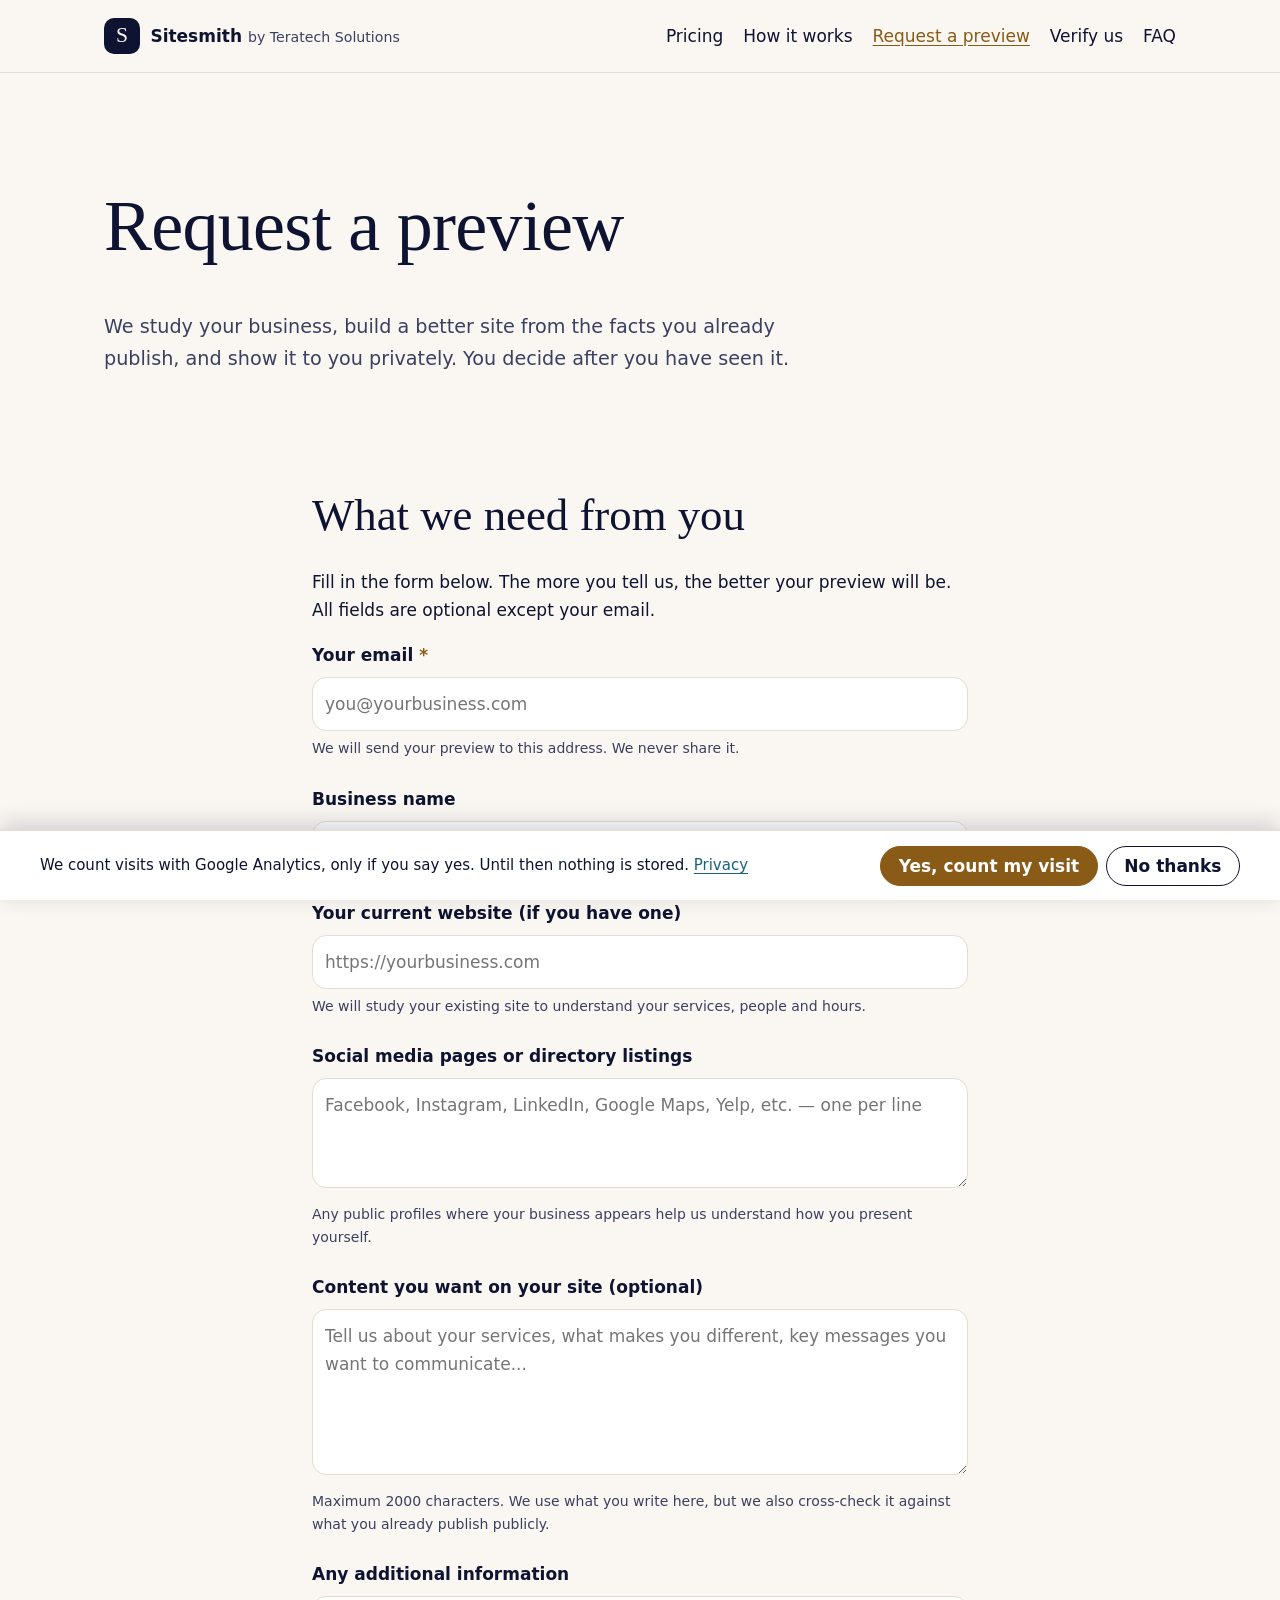
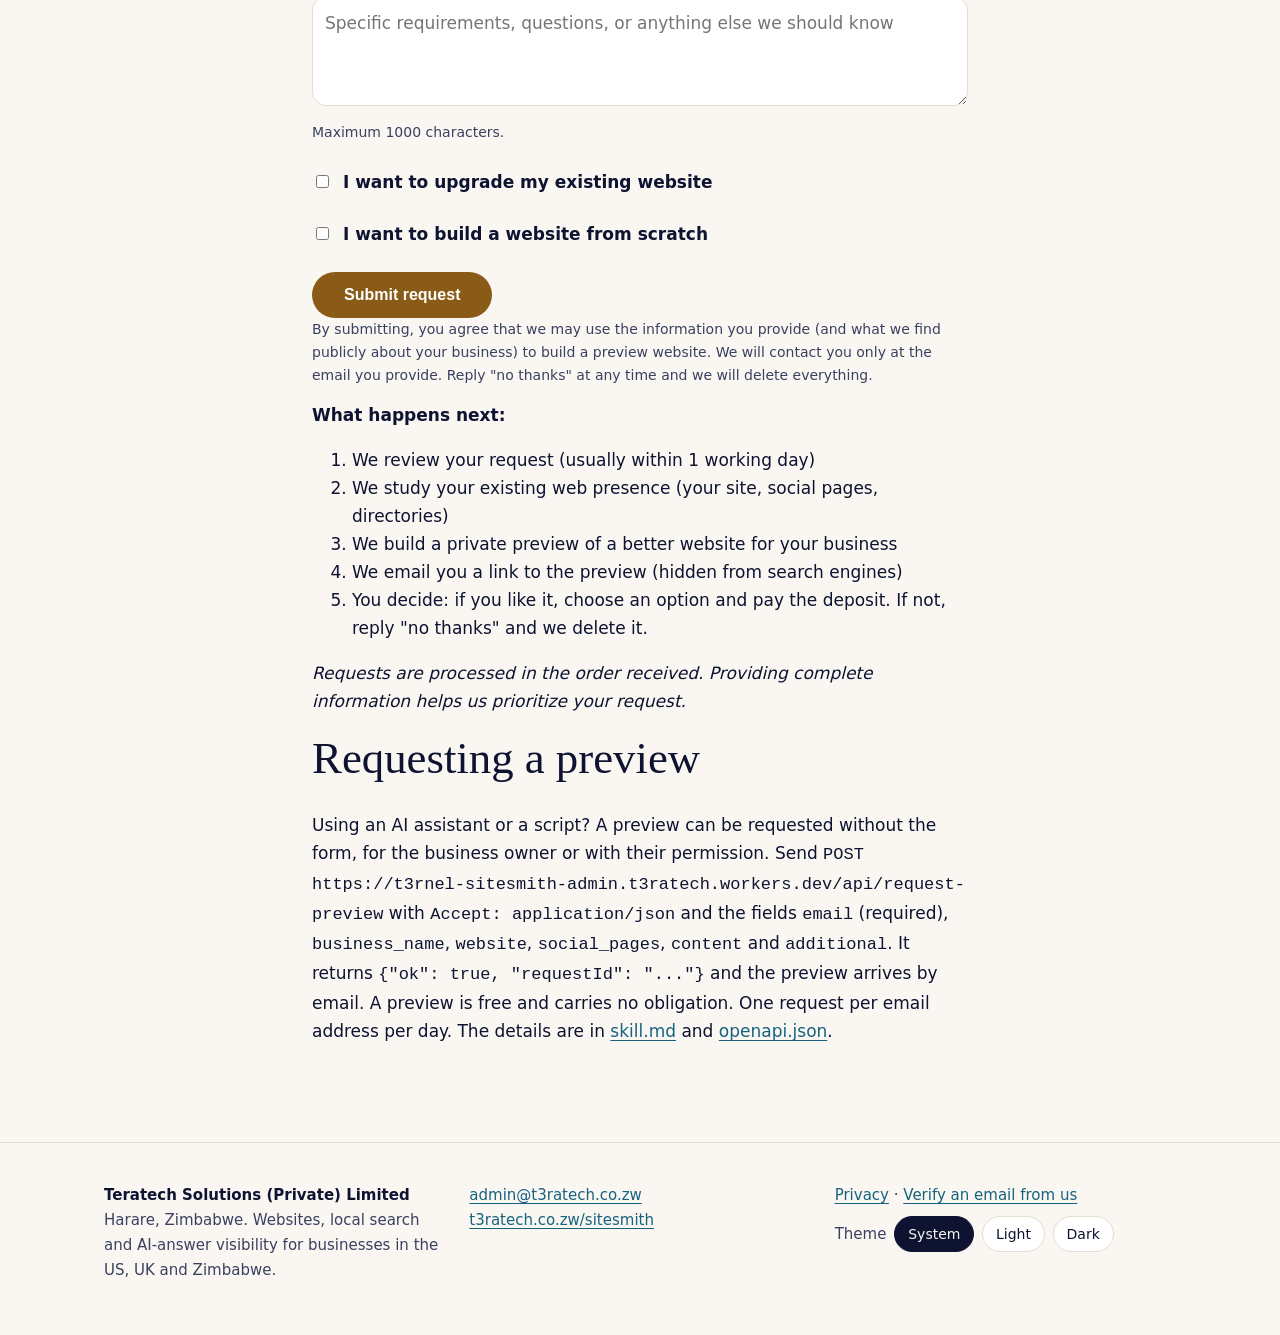
<file: request-preview/index.html>
<!doctype html>
<html lang="en">
<head>
<meta charset="utf-8">
<meta name="viewport" content="width=device-width, initial-scale=1">
<title>Request a preview | Sitesmith</title>
<meta name="description" content="Tell us about your business and we will build a preview website for you before you pay anything.">
<link rel="canonical" href="https://sitesmith.t3ratech.co.zw/request-preview/">
<meta name="theme-color" content="#0d1330">
<meta property="og:type" content="website">
<meta property="og:title" content="Request a preview | Sitesmith">
<meta property="og:description" content="Tell us about your business and we will build a preview website for you before you pay anything.">
<meta property="og:url" content="https://sitesmith.t3ratech.co.zw/request-preview/">
<meta property="og:image" content="https://sitesmith.t3ratech.co.zw/assets/social-card.svg">
<link rel="icon" href="/assets/favicon.svg" type="image/svg+xml">
<link rel="alternate" type="text/markdown" href="/request-preview/index.md">
<link rel="alternate" type="text/markdown" href="/llms.txt" title="llms.txt">
<link rel="stylesheet" href="/assets/site.css">
<script>(function(){try{var t=localStorage.getItem('theme');if(t==='light'||t==='dark')document.documentElement.dataset.theme=t;}catch(e){}})();</script>
<script>window.dataLayer=window.dataLayer||[];function gtag(){dataLayer.push(arguments)}gtag('consent','default',{analytics_storage:'denied',ad_storage:'denied',ad_user_data:'denied',ad_personalization:'denied',wait_for_update:500});try{if(localStorage.getItem('analytics')==='granted')gtag('consent','update',{analytics_storage:'granted'})}catch(e){}gtag('js',new Date());gtag('config','G-6P2Y9CRKH2',{anonymize_ip:true,allow_google_signals:false,allow_ad_personalization_signals:false});</script>
<script async src="https://www.googletagmanager.com/gtag/js?id=G-6P2Y9CRKH2"></script>
<script type="application/ld+json">{"@context":"https://schema.org","@type":"Organization","name":"Teratech Solutions (Private) Limited","alternateName":"T3raTech","url":"https://t3ratech.co.zw","email":"admin@t3ratech.co.zw","address":{"@type":"PostalAddress","addressLocality":"Harare","addressCountry":"ZW"}}</script>
</head>
<body>
<a class="skip" href="#main">Skip to content</a>
<header class="top">
  <div class="shell top__row">
    <a class="brand" href="/"><span class="brand__mark" aria-hidden="true">S</span><span>Sitesmith <small>by Teratech Solutions</small></span></a>
    <nav aria-label="Main"><ul class="nav"><li><a href="/pricing/">Pricing</a></li><li><a href="/how-it-works/">How it works</a></li><li><a href="/request-preview/" aria-current="page">Request a preview</a></li><li><a href="/verify/">Verify us</a></li><li><a href="/faq/">FAQ</a></li></ul></nav>
  </div>
</header>
<main id="main">
<section class="hero hero--slim"><div class="shell"><h1>Request a preview</h1><p class="lead">We study your business, build a better site from the facts you already publish, and show it to you privately. You decide after you have seen it.</p></div></section>
<section class="band"><div class="shell prose">
<h2>What we need from you</h2>
<p>Fill in the form below. The more you tell us, the better your preview will be. All fields are optional except your email.</p>
<form id="preview-request" method="POST" action="https://t3rnel-sitesmith-admin.t3ratech.workers.dev/api/request-preview">
<div class="form-group">
<label for="email">Your email <span class="required">*</span></label>
<input type="email" id="email" name="email" required autocomplete="email" placeholder="you@yourbusiness.com">
<p class="hint">We will send your preview to this address. We never share it.</p>
</div>
<div class="form-group">
<label for="business-name">Business name</label>
<input type="text" id="business-name" name="business_name" autocomplete="organization" placeholder="Your Business Name">
</div>
<div class="form-group">
<label for="website">Your current website (if you have one)</label>
<input type="url" id="website" name="website" autocomplete="url" placeholder="https://yourbusiness.com">
<p class="hint">We will study your existing site to understand your services, people and hours.</p>
</div>
<div class="form-group">
<label for="social-pages">Social media pages or directory listings</label>
<textarea id="social-pages" name="social_pages" rows="3" placeholder="Facebook, Instagram, LinkedIn, Google Maps, Yelp, etc. — one per line"></textarea>
<p class="hint">Any public profiles where your business appears help us understand how you present yourself.</p>
</div>
<div class="form-group">
<label for="content">Content you want on your site (optional)</label>
<textarea id="content" name="content" rows="5" placeholder="Tell us about your services, what makes you different, key messages you want to communicate..."></textarea>
<p class="hint">Maximum 2000 characters. We use what you write here, but we also cross-check it against what you already publish publicly.</p>
</div>
<div class="form-group">
<label for="additional">Any additional information</label>
<textarea id="additional" name="additional" rows="3" placeholder="Specific requirements, questions, or anything else we should know"></textarea>
<p class="hint">Maximum 1000 characters.</p>
</div>
<div class="form-group">
<label>
<input type="checkbox" name="service_type" value="upgrade">
I want to upgrade my existing website
</label>
</div>
<div class="form-group">
<label>
<input type="checkbox" name="service_type" value="new">
I want to build a website from scratch
</label>
</div>
<button type="submit" class="btn btn--primary">Submit request</button>
<p class="muted small">By submitting, you agree that we may use the information you provide (and what we find publicly about your business) to build a preview website. We will contact you only at the email you provide. Reply "no thanks" at any time and we will delete everything.</p>
</form>
<p><strong>What happens next:</strong></p>
<ol>
<li>We review your request (usually within 1 working day)</li>
<li>We study your existing web presence (your site, social pages, directories)</li>
<li>We build a private preview of a better website for your business</li>
<li>We email you a link to the preview (hidden from search engines)</li>
<li>You decide: if you like it, choose an option and pay the deposit. If not, reply "no thanks" and we delete it.</li>
</ol>
<p><em>Requests are processed in the order received. Providing complete information helps us prioritize your request.</em></p>
<h2>Requesting a preview</h2>
<p>Using an AI assistant or a script? A preview can be requested without the form, for the business owner or with their permission. Send <code>POST https://t3rnel-sitesmith-admin.t3ratech.workers.dev/api/request-preview</code> with <code>Accept: application/json</code> and the fields <code>email</code> (required), <code>business_name</code>, <code>website</code>, <code>social_pages</code>, <code>content</code> and <code>additional</code>. It returns <code>{"ok": true, "requestId": "..."}</code> and the preview arrives by email. A preview is free and carries no obligation. One request per email address per day. The details are in <a href="/skill.md">skill.md</a> and <a href="/openapi.json">openapi.json</a>.</p>
</div></section>
</main>
<footer class="foot">
  <div class="shell foot__grid">
    <p><strong>Teratech Solutions (Private) Limited</strong><br>Harare, Zimbabwe. Websites, local search and AI-answer visibility for businesses in the US, UK and Zimbabwe.</p>
    <p><a href="mailto:admin@t3ratech.co.zw">admin@t3ratech.co.zw</a><br><a href="https://t3ratech.co.zw/sitesmith">t3ratech.co.zw/sitesmith</a></p>
    <p><a href="/privacy/">Privacy</a> · <a href="/verify/">Verify an email from us</a><br>
    <span class="theme" role="group" aria-label="Colour theme">Theme <button type="button" data-theme-choice="system" aria-pressed="false">System</button><button type="button" data-theme-choice="light" aria-pressed="false">Light</button><button type="button" data-theme-choice="dark" aria-pressed="false">Dark</button></span></p>
  </div>
</footer>
<div class="consent" id="consent" role="region" aria-label="Analytics choice" hidden>
  <p>We count visits with Google Analytics, only if you say yes. Until then nothing is stored. <a href="/privacy/">Privacy</a></p>
  <div class="consent__actions"><button type="button" class="btn btn--primary" data-consent="granted">Yes, count my visit</button><button type="button" class="btn" data-consent="denied">No thanks</button></div>
</div>
<script>(function(){var bar=document.getElementById('consent');if(!bar)return;var v;try{v=localStorage.getItem('analytics')}catch(e){}if(v!=='granted'&&v!=='denied')bar.hidden=false;bar.addEventListener('click',function(e){var c=e.target.closest('[data-consent]');if(!c)return;var g=c.dataset.consent;try{localStorage.setItem('analytics',g)}catch(x){}if(typeof gtag==='function')gtag('consent','update',{analytics_storage:g});bar.hidden=true})})();</script>
<script>(function(){var b=document.querySelectorAll('[data-theme-choice]');function mark(v){b.forEach(function(x){x.setAttribute('aria-pressed',String(x.dataset.themeChoice===v))})}var c;try{c=localStorage.getItem('theme')}catch(e){}mark(c==='light'||c==='dark'?c:'system');b.forEach(function(x){x.addEventListener('click',function(){var v=x.dataset.themeChoice;try{v==='system'?localStorage.removeItem('theme'):localStorage.setItem('theme',v)}catch(e){}if(v==='system')delete document.documentElement.dataset.theme;else document.documentElement.dataset.theme=v;mark(v)})})})();</script>
</body>
</html>
</file>
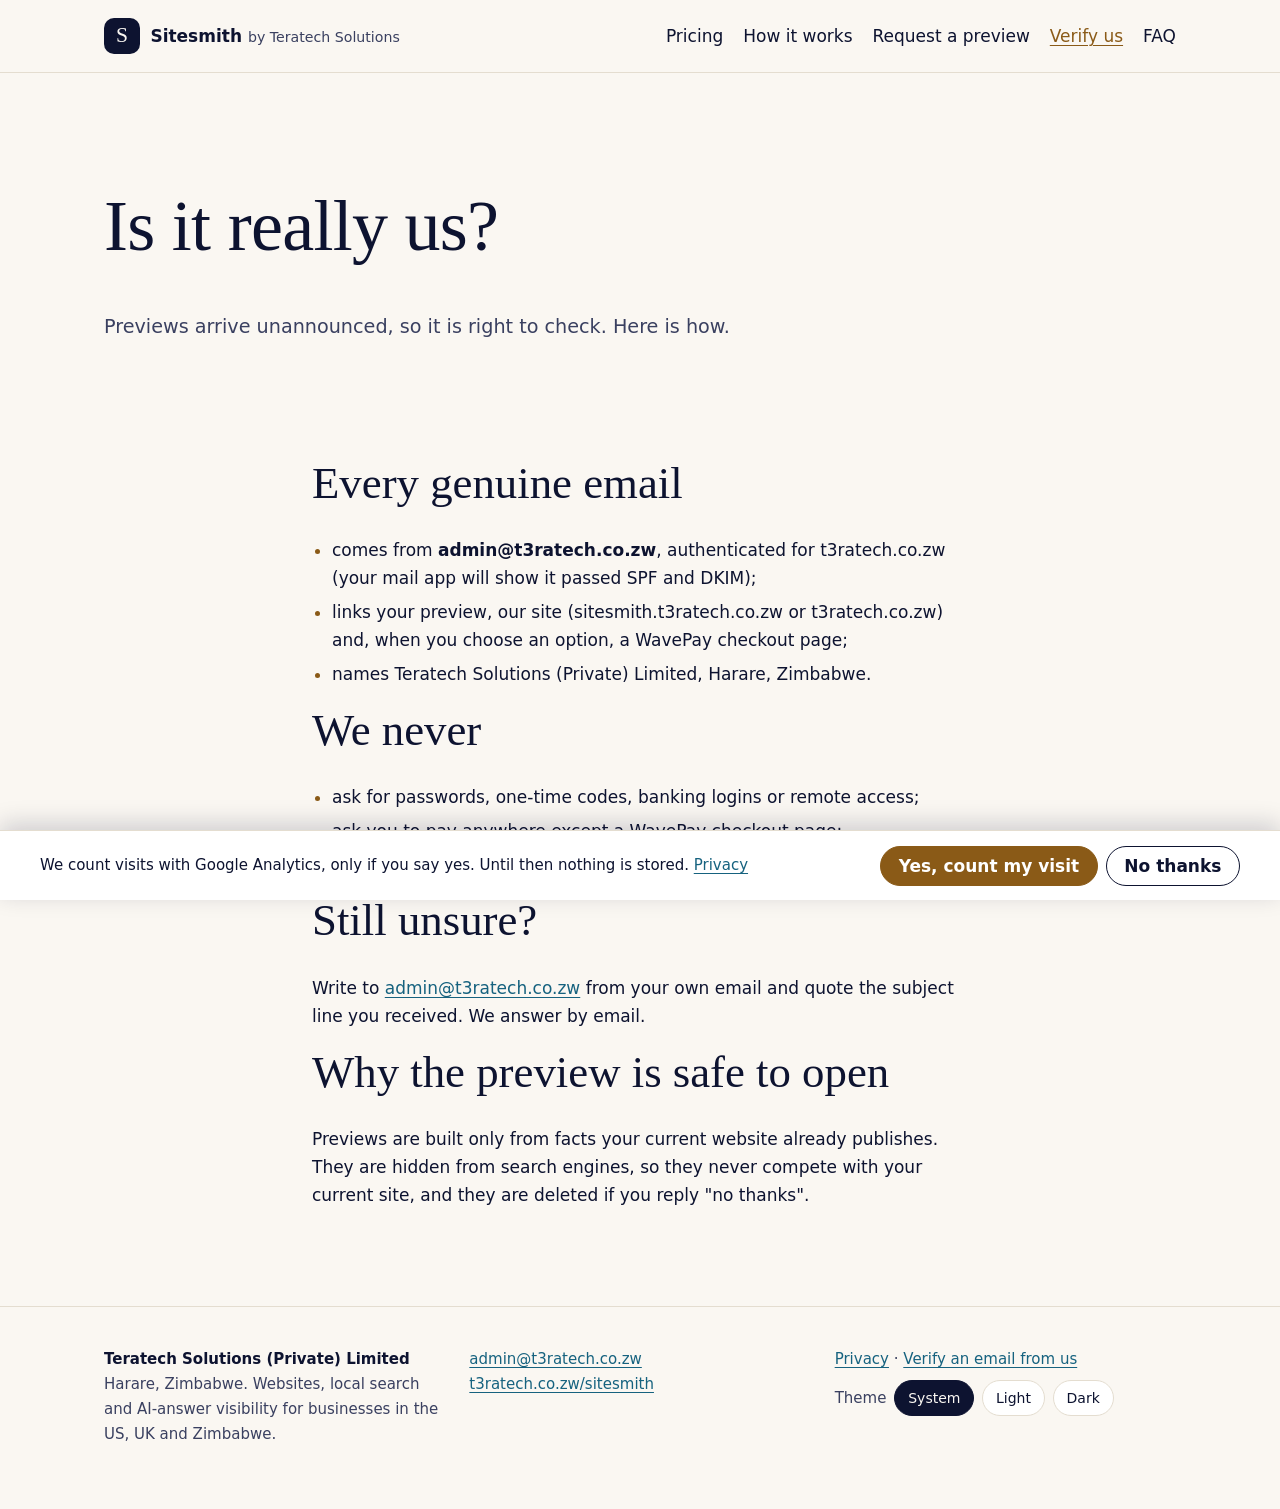
<file: verify/index.html>
<!doctype html>
<html lang="en">
<head>
<meta charset="utf-8">
<meta name="viewport" content="width=device-width, initial-scale=1">
<title>Verify an email from Sitesmith | Teratech Solutions</title>
<meta name="description" content="How to check that a website preview or payment request really came from Teratech Solutions: the sender is always admin@t3ratech.co.zw.">
<link rel="canonical" href="https://sitesmith.t3ratech.co.zw/verify/">
<meta name="theme-color" content="#0d1330">
<meta property="og:type" content="website">
<meta property="og:title" content="Verify an email from Sitesmith | Teratech Solutions">
<meta property="og:description" content="How to check that a website preview or payment request really came from Teratech Solutions: the sender is always admin@t3ratech.co.zw.">
<meta property="og:url" content="https://sitesmith.t3ratech.co.zw/verify/">
<meta property="og:image" content="https://sitesmith.t3ratech.co.zw/assets/social-card.svg">
<link rel="icon" href="/assets/favicon.svg" type="image/svg+xml">
<link rel="alternate" type="text/markdown" href="/verify/index.md">
<link rel="alternate" type="text/markdown" href="/llms.txt" title="llms.txt">
<link rel="stylesheet" href="/assets/site.css">
<script>(function(){try{var t=localStorage.getItem('theme');if(t==='light'||t==='dark')document.documentElement.dataset.theme=t;}catch(e){}})();</script>
<script>window.dataLayer=window.dataLayer||[];function gtag(){dataLayer.push(arguments)}gtag('consent','default',{analytics_storage:'denied',ad_storage:'denied',ad_user_data:'denied',ad_personalization:'denied',wait_for_update:500});try{if(localStorage.getItem('analytics')==='granted')gtag('consent','update',{analytics_storage:'granted'})}catch(e){}gtag('js',new Date());gtag('config','G-6P2Y9CRKH2',{anonymize_ip:true,allow_google_signals:false,allow_ad_personalization_signals:false});</script>
<script async src="https://www.googletagmanager.com/gtag/js?id=G-6P2Y9CRKH2"></script>
<script type="application/ld+json">{"@context":"https://schema.org","@type":"Organization","name":"Teratech Solutions (Private) Limited","alternateName":"T3raTech","url":"https://t3ratech.co.zw","email":"admin@t3ratech.co.zw","address":{"@type":"PostalAddress","addressLocality":"Harare","addressCountry":"ZW"}}</script>
</head>
<body>
<a class="skip" href="#main">Skip to content</a>
<header class="top">
  <div class="shell top__row">
    <a class="brand" href="/"><span class="brand__mark" aria-hidden="true">S</span><span>Sitesmith <small>by Teratech Solutions</small></span></a>
    <nav aria-label="Main"><ul class="nav"><li><a href="/pricing/">Pricing</a></li><li><a href="/how-it-works/">How it works</a></li><li><a href="/request-preview/">Request a preview</a></li><li><a href="/verify/" aria-current="page">Verify us</a></li><li><a href="/faq/">FAQ</a></li></ul></nav>
  </div>
</header>
<main id="main">
<section class="hero hero--slim"><div class="shell"><h1>Is it really us?</h1><p class="lead">Previews arrive unannounced, so it is right to check. Here is how.</p></div></section>
<section class="band"><div class="shell prose">
<h2>Every genuine email</h2>
<ul class="ticks">
<li>comes from <strong>admin@t3ratech.co.zw</strong>, authenticated for t3ratech.co.zw (your mail app will show it passed SPF and DKIM);</li>
<li>links your preview, our site (sitesmith.t3ratech.co.zw or t3ratech.co.zw) and, when you choose an option, a WavePay checkout page;</li>
<li>names Teratech Solutions (Private) Limited, Harare, Zimbabwe.</li>
</ul>
<h2>We never</h2>
<ul class="ticks ticks--no">
<li>ask for passwords, one-time codes, banking logins or remote access;</li>
<li>ask you to pay anywhere except a WavePay checkout page;</li>
<li>call or text you first. We work by email only.</li>
</ul>
<h2>Still unsure?</h2>
<p>Write to <a href="mailto:admin@t3ratech.co.zw">admin@t3ratech.co.zw</a> from your own email and quote the subject line you received. We answer by email.</p>
<h2>Why the preview is safe to open</h2>
<p>Previews are built only from facts your current website already publishes. They are hidden from search engines, so they never compete with your current site, and they are deleted if you reply "no thanks".</p>
</div></section>
</main>
<footer class="foot">
  <div class="shell foot__grid">
    <p><strong>Teratech Solutions (Private) Limited</strong><br>Harare, Zimbabwe. Websites, local search and AI-answer visibility for businesses in the US, UK and Zimbabwe.</p>
    <p><a href="mailto:admin@t3ratech.co.zw">admin@t3ratech.co.zw</a><br><a href="https://t3ratech.co.zw/sitesmith">t3ratech.co.zw/sitesmith</a></p>
    <p><a href="/privacy/">Privacy</a> · <a href="/verify/">Verify an email from us</a><br>
    <span class="theme" role="group" aria-label="Colour theme">Theme <button type="button" data-theme-choice="system" aria-pressed="false">System</button><button type="button" data-theme-choice="light" aria-pressed="false">Light</button><button type="button" data-theme-choice="dark" aria-pressed="false">Dark</button></span></p>
  </div>
</footer>
<div class="consent" id="consent" role="region" aria-label="Analytics choice" hidden>
  <p>We count visits with Google Analytics, only if you say yes. Until then nothing is stored. <a href="/privacy/">Privacy</a></p>
  <div class="consent__actions"><button type="button" class="btn btn--primary" data-consent="granted">Yes, count my visit</button><button type="button" class="btn" data-consent="denied">No thanks</button></div>
</div>
<script>(function(){var bar=document.getElementById('consent');if(!bar)return;var v;try{v=localStorage.getItem('analytics')}catch(e){}if(v!=='granted'&&v!=='denied')bar.hidden=false;bar.addEventListener('click',function(e){var c=e.target.closest('[data-consent]');if(!c)return;var g=c.dataset.consent;try{localStorage.setItem('analytics',g)}catch(x){}if(typeof gtag==='function')gtag('consent','update',{analytics_storage:g});bar.hidden=true})})();</script>
<script>(function(){var b=document.querySelectorAll('[data-theme-choice]');function mark(v){b.forEach(function(x){x.setAttribute('aria-pressed',String(x.dataset.themeChoice===v))})}var c;try{c=localStorage.getItem('theme')}catch(e){}mark(c==='light'||c==='dark'?c:'system');b.forEach(function(x){x.addEventListener('click',function(){var v=x.dataset.themeChoice;try{v==='system'?localStorage.removeItem('theme'):localStorage.setItem('theme',v)}catch(e){}if(v==='system')delete document.documentElement.dataset.theme;else document.documentElement.dataset.theme=v;mark(v)})})})();</script>
</body>
</html>
</file>
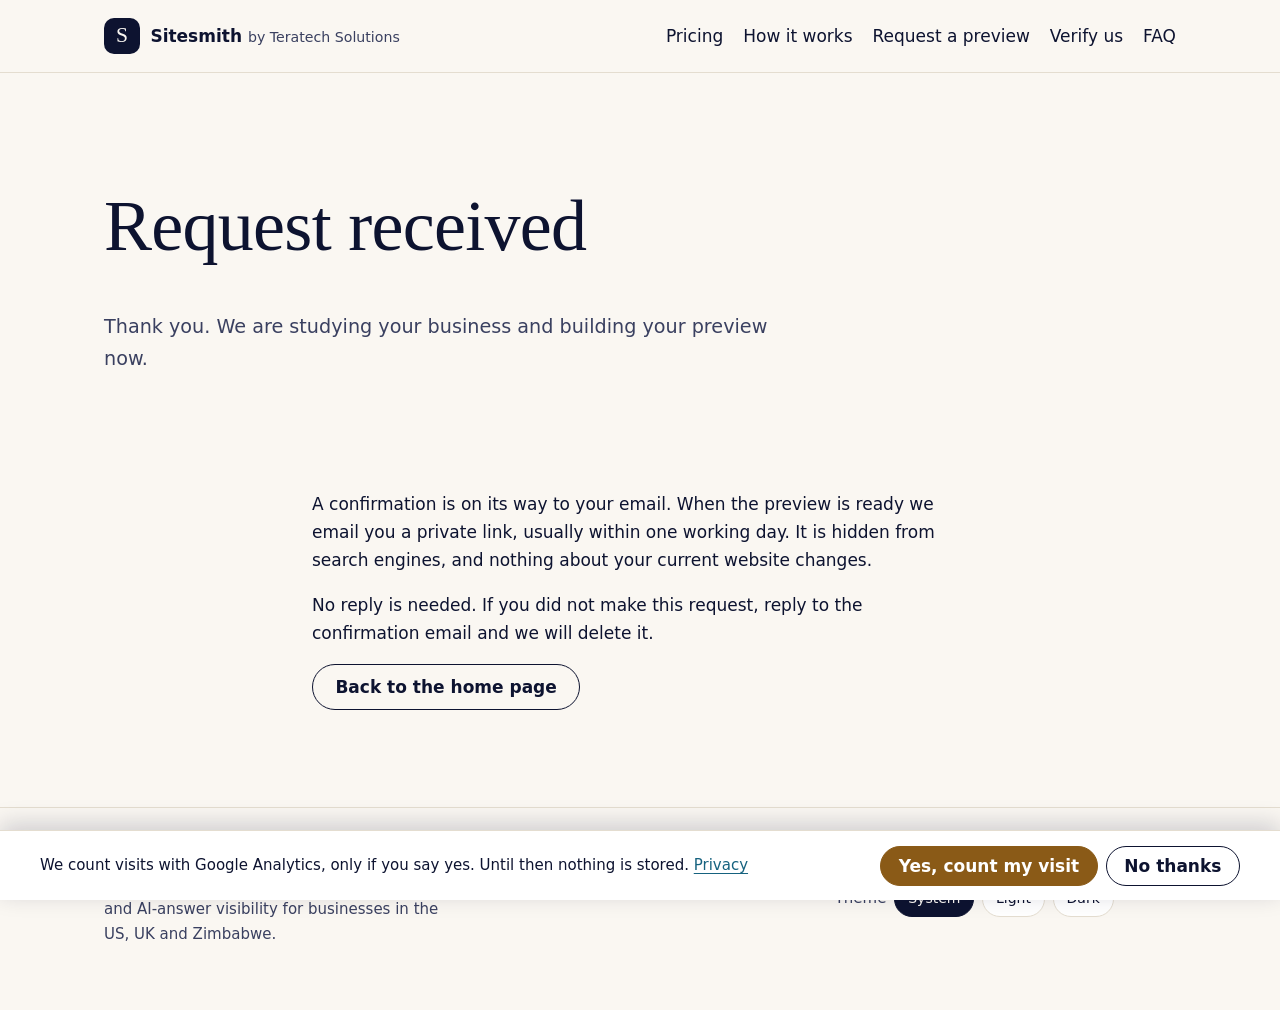
<file: request-preview/thanks/index.html>
<!doctype html>
<html lang="en">
<head>
<meta charset="utf-8">
<meta name="viewport" content="width=device-width, initial-scale=1">
<title>Request received | Sitesmith</title>
<meta name="description" content="We have your request. Your preview website arrives by email, usually within one working day.">
<link rel="canonical" href="https://sitesmith.t3ratech.co.zw/request-preview/thanks/">
<meta name="theme-color" content="#0d1330">
<meta property="og:type" content="website">
<meta property="og:title" content="Request received | Sitesmith">
<meta property="og:description" content="We have your request. Your preview website arrives by email, usually within one working day.">
<meta property="og:url" content="https://sitesmith.t3ratech.co.zw/request-preview/thanks/">
<meta property="og:image" content="https://sitesmith.t3ratech.co.zw/assets/social-card.svg">
<link rel="icon" href="/assets/favicon.svg" type="image/svg+xml">
<link rel="alternate" type="text/markdown" href="/request-preview/thanks/index.md">
<link rel="alternate" type="text/markdown" href="/llms.txt" title="llms.txt">
<link rel="stylesheet" href="/assets/site.css">
<script>(function(){try{var t=localStorage.getItem('theme');if(t==='light'||t==='dark')document.documentElement.dataset.theme=t;}catch(e){}})();</script>
<script>window.dataLayer=window.dataLayer||[];function gtag(){dataLayer.push(arguments)}gtag('consent','default',{analytics_storage:'denied',ad_storage:'denied',ad_user_data:'denied',ad_personalization:'denied',wait_for_update:500});try{if(localStorage.getItem('analytics')==='granted')gtag('consent','update',{analytics_storage:'granted'})}catch(e){}gtag('js',new Date());gtag('config','G-6P2Y9CRKH2',{anonymize_ip:true,allow_google_signals:false,allow_ad_personalization_signals:false});</script>
<script async src="https://www.googletagmanager.com/gtag/js?id=G-6P2Y9CRKH2"></script>
<script type="application/ld+json">{"@context":"https://schema.org","@type":"Organization","name":"Teratech Solutions (Private) Limited","alternateName":"T3raTech","url":"https://t3ratech.co.zw","email":"admin@t3ratech.co.zw","address":{"@type":"PostalAddress","addressLocality":"Harare","addressCountry":"ZW"}}</script>
</head>
<body>
<a class="skip" href="#main">Skip to content</a>
<header class="top">
  <div class="shell top__row">
    <a class="brand" href="/"><span class="brand__mark" aria-hidden="true">S</span><span>Sitesmith <small>by Teratech Solutions</small></span></a>
    <nav aria-label="Main"><ul class="nav"><li><a href="/pricing/">Pricing</a></li><li><a href="/how-it-works/">How it works</a></li><li><a href="/request-preview/">Request a preview</a></li><li><a href="/verify/">Verify us</a></li><li><a href="/faq/">FAQ</a></li></ul></nav>
  </div>
</header>
<main id="main">
<section class="hero hero--slim"><div class="shell"><h1>Request received</h1><p class="lead">Thank you. We are studying your business and building your preview now.</p></div></section>
<section class="band"><div class="shell prose">
<p>A confirmation is on its way to your email. When the preview is ready we email you a private link, usually within one working day. It is hidden from search engines, and nothing about your current website changes.</p>
<p>No reply is needed. If you did not make this request, reply to the confirmation email and we will delete it.</p>
<p><a class="btn" href="/">Back to the home page</a></p>
</div></section>
</main>
<footer class="foot">
  <div class="shell foot__grid">
    <p><strong>Teratech Solutions (Private) Limited</strong><br>Harare, Zimbabwe. Websites, local search and AI-answer visibility for businesses in the US, UK and Zimbabwe.</p>
    <p><a href="mailto:admin@t3ratech.co.zw">admin@t3ratech.co.zw</a><br><a href="https://t3ratech.co.zw/sitesmith">t3ratech.co.zw/sitesmith</a></p>
    <p><a href="/privacy/">Privacy</a> · <a href="/verify/">Verify an email from us</a><br>
    <span class="theme" role="group" aria-label="Colour theme">Theme <button type="button" data-theme-choice="system" aria-pressed="false">System</button><button type="button" data-theme-choice="light" aria-pressed="false">Light</button><button type="button" data-theme-choice="dark" aria-pressed="false">Dark</button></span></p>
  </div>
</footer>
<div class="consent" id="consent" role="region" aria-label="Analytics choice" hidden>
  <p>We count visits with Google Analytics, only if you say yes. Until then nothing is stored. <a href="/privacy/">Privacy</a></p>
  <div class="consent__actions"><button type="button" class="btn btn--primary" data-consent="granted">Yes, count my visit</button><button type="button" class="btn" data-consent="denied">No thanks</button></div>
</div>
<script>(function(){var bar=document.getElementById('consent');if(!bar)return;var v;try{v=localStorage.getItem('analytics')}catch(e){}if(v!=='granted'&&v!=='denied')bar.hidden=false;bar.addEventListener('click',function(e){var c=e.target.closest('[data-consent]');if(!c)return;var g=c.dataset.consent;try{localStorage.setItem('analytics',g)}catch(x){}if(typeof gtag==='function')gtag('consent','update',{analytics_storage:g});bar.hidden=true})})();</script>
<script>(function(){var b=document.querySelectorAll('[data-theme-choice]');function mark(v){b.forEach(function(x){x.setAttribute('aria-pressed',String(x.dataset.themeChoice===v))})}var c;try{c=localStorage.getItem('theme')}catch(e){}mark(c==='light'||c==='dark'?c:'system');b.forEach(function(x){x.addEventListener('click',function(){var v=x.dataset.themeChoice;try{v==='system'?localStorage.removeItem('theme'):localStorage.setItem('theme',v)}catch(e){}if(v==='system')delete document.documentElement.dataset.theme;else document.documentElement.dataset.theme=v;mark(v)})})})();</script>
</body>
</html>
</file>
<file: assets/site.css>
/* Sitesmith public site. Tokens first; components use only tokens. */
:root {
  color-scheme: light dark;
  --bone: #faf7f2;
  --paper: #ffffff;
  --ink: #0d1330;
  --ink-soft: #3a4060;
  --rule: #e4ddd0;
  --gold: #8a5a17;
  --gold-bright: #b87d2b;
  --teal: #16627f;
  --on-accent: #ffffff;
  --band-alt: #f2ece2;
  --serif: 'Instrument Serif', 'Iowan Old Style', 'Palatino Linotype', Georgia, serif;
  --sans: system-ui, -apple-system, 'Segoe UI', Roboto, sans-serif;
  --radius: 14px;
  --gutter: clamp(1rem, 4vw, 2.5rem);
  --ease: 180ms ease;
}
@media (prefers-color-scheme: dark) {
  :root:not([data-theme="light"]) {
    --bone: #0b1027;
    --paper: #121a3a;
    --ink: #f3eee6;
    --ink-soft: #c3c8dc;
    --rule: #263058;
    --gold: #e0a952;
    --gold-bright: #e0a952;
    --teal: #5cb8dc;
    --on-accent: #0b1027;
    --band-alt: #0f1633;
  }
}
:root[data-theme="dark"] {
  --bone: #0b1027;
  --paper: #121a3a;
  --ink: #f3eee6;
  --ink-soft: #c3c8dc;
  --rule: #263058;
  --gold: #e0a952;
  --gold-bright: #e0a952;
  --teal: #5cb8dc;
  --on-accent: #0b1027;
  --band-alt: #0f1633;
}

* { box-sizing: border-box; }
html { -webkit-text-size-adjust: 100%; }
body { margin: 0; background: var(--bone); color: var(--ink); font: 1.0625rem/1.65 var(--sans); }
a { color: var(--teal); text-underline-offset: 0.2em; }
a:hover { color: var(--gold); }
:focus-visible { outline: 3px solid var(--gold-bright); outline-offset: 3px; border-radius: 4px; }
h1, h2, h3 { line-height: 1.15; margin: 0 0 0.6em; }
h1, h2 { font-family: var(--serif); font-weight: 400; }
h1 { font-size: clamp(2.5rem, 6vw, 4.5rem); letter-spacing: -0.01em; }
h2 { font-size: clamp(1.9rem, 4vw, 2.8rem); }
h3 { font-size: 1.15rem; }
p { margin: 0 0 1em; }
.num { font-variant-numeric: tabular-nums; }
.muted { color: var(--ink-soft); }
.small { font-size: 0.875rem; }
.shell { width: min(72rem, 100%); margin: 0 auto; padding: 0 var(--gutter); }

.skip { position: absolute; left: -999px; top: 0; padding: 0.75rem 1rem; background: var(--ink); color: var(--bone); z-index: 10; }
.skip:focus { left: 1rem; }

.top { border-bottom: 1px solid var(--rule); background: var(--bone); }
.top__row { display: flex; flex-wrap: wrap; align-items: center; justify-content: space-between; gap: 0.75rem 1.5rem; min-height: 4.5rem; }
.brand { display: inline-flex; align-items: center; gap: 0.65rem; color: var(--ink); text-decoration: none; font-weight: 700; }
.brand small { font-weight: 400; color: var(--ink-soft); }
.brand__mark { display: grid; place-items: center; width: 2.25rem; height: 2.25rem; border-radius: 10px; background: var(--ink); color: var(--bone); font-family: var(--serif); font-size: 1.35rem; font-weight: 400; }
.nav { display: flex; flex-wrap: wrap; gap: 0.25rem 1.25rem; list-style: none; margin: 0; padding: 0; }
.nav a { display: inline-block; padding: 0.6rem 0; color: var(--ink); text-decoration: none; }
.nav a[aria-current="page"], .nav a:hover { color: var(--gold); text-decoration: underline; }

.hero { padding: clamp(3.5rem, 9vw, 7rem) 0 clamp(2.5rem, 6vw, 4.5rem); }
.hero--slim { padding-bottom: 1rem; }
.hero__grid { display: grid; gap: 2.5rem; grid-template-columns: minmax(0, 1.6fr) minmax(0, 1fr); align-items: end; }
.eyebrow { text-transform: uppercase; letter-spacing: 0.14em; font-size: 0.8125rem; color: var(--gold); font-weight: 700; }
.lead { font-size: 1.2rem; color: var(--ink-soft); max-width: 44rem; }
.hero__card { background: var(--paper); border: 1px solid var(--rule); border-radius: var(--radius); padding: 1.5rem; }
.hero__card h2 { font-size: 1.6rem; }
.actions { display: flex; flex-wrap: wrap; gap: 0.75rem; }
.btn { display: inline-flex; align-items: center; min-height: 2.875rem; padding: 0 1.4rem; border-radius: 999px; border: 1.5px solid var(--ink); color: var(--ink); text-decoration: none; font-weight: 700; transition: background-color var(--ease), color var(--ease); }
.btn:hover { background: var(--ink); color: var(--bone); }
.btn--primary { background: var(--gold); border-color: var(--gold); color: var(--on-accent); }
.btn--primary:hover { background: var(--ink); border-color: var(--ink); color: var(--bone); }

.band { padding: clamp(2.5rem, 7vw, 5rem) 0; }
.band--alt { background: var(--band-alt); }
.steps { counter-reset: s; list-style: none; padding: 0; margin: 0; display: grid; gap: 1.5rem; grid-template-columns: repeat(auto-fit, minmax(min(100%, 15rem), 1fr)); }
.steps li { counter-increment: s; border-top: 2px solid var(--gold); padding-top: 1rem; }
.steps li::before { content: counter(s, decimal-leading-zero); font-family: var(--serif); font-size: 2rem; color: var(--gold); display: block; }
.grid2 { list-style: none; padding: 0; margin: 0; display: grid; gap: 1.5rem 2.5rem; grid-template-columns: repeat(auto-fit, minmax(min(100%, 20rem), 1fr)); }

.tiers { display: grid; gap: 1.25rem; grid-template-columns: repeat(auto-fit, minmax(min(100%, 18rem), 1fr)); margin: 1.5rem 0; }
.tier { position: relative; background: var(--paper); border: 1px solid var(--rule); border-radius: var(--radius); padding: 1.75rem 1.5rem; }
.tier--rec { border: 2px solid var(--gold); }
.tier__flag { position: absolute; top: -0.85rem; left: 1.25rem; margin: 0; padding: 0.15rem 0.75rem; border-radius: 999px; background: var(--gold); color: var(--on-accent); font-size: 0.8125rem; font-weight: 700; }
.tier h3 { font-family: var(--serif); font-weight: 400; font-size: 1.9rem; margin-bottom: 0.25rem; }
.tier__tag { color: var(--ink-soft); min-height: 3.2em; }
.tier__price { font-size: 2.4rem; font-family: var(--serif); margin: 0.5rem 0 0; }
.tier__price .muted { font-family: var(--sans); font-size: 1rem; }
.ticks { padding-left: 1.25rem; }
.ticks li { margin: 0.35rem 0; }
.ticks li::marker { color: var(--gold); }
.note { color: var(--ink-soft); max-width: 50rem; }

.prose { max-width: 46rem; }
details { border-bottom: 1px solid var(--rule); padding: 0.9rem 0; }
summary { cursor: pointer; font-weight: 700; min-height: 1.5rem; }
details p { margin: 0.75rem 0 0; color: var(--ink-soft); }

.foot { border-top: 1px solid var(--rule); padding: 2.5rem 0 3rem; font-size: 0.9375rem; color: var(--ink-soft); }
.foot__grid { display: grid; gap: 1.5rem; grid-template-columns: repeat(auto-fit, minmax(min(100%, 16rem), 1fr)); }
.foot strong { color: var(--ink); }
.theme { display: inline-flex; gap: 0.5rem; align-items: center; margin-top: 0.5rem; }
.theme button { font: inherit; font-size: 0.875rem; color: var(--ink); background: var(--paper); border: 1px solid var(--rule); border-radius: 999px; padding: 0.3rem 0.8rem; min-height: 2.25rem; cursor: pointer; }
.theme button[aria-pressed="true"] { background: var(--ink); color: var(--bone); border-color: var(--ink); }

@media (max-width: 760px) {
  .hero__grid { grid-template-columns: 1fr; }
}
@media (prefers-reduced-motion: reduce) {
  * { transition: none !important; scroll-behavior: auto !important; }
}

/* Form styles for preview request page */
.form-group { margin-bottom: 1.5rem; }
.form-group label { display: block; font-weight: 700; margin-bottom: 0.5rem; }
.form-group input[type="email"],
.form-group input[type="text"],
.form-group input[type="url"],
.form-group textarea {
  width: 100%;
  padding: 0.75rem;
  border: 1px solid var(--rule);
  border-radius: var(--radius);
  font: inherit;
  background: var(--paper);
  color: var(--ink);
  min-height: 2.75rem;
}
.form-group textarea { min-height: 6rem; resize: vertical; }
.form-group input:focus,
.form-group textarea:focus {
  outline: 3px solid var(--gold-bright);
  outline-offset: 2px;
  border-color: var(--gold);
}
.form-group input[type="checkbox"] {
  width: auto;
  min-height: auto;
  margin-right: 0.5rem;
}
.form-group label input[type="checkbox"] + span { font-weight: 400; }
.required { color: var(--gold); }
.hint { font-size: 0.875rem; color: var(--ink-soft); margin-top: 0.4rem; }
form button[type="submit"] {
  background: var(--gold);
  color: var(--on-accent);
  border: none;
  padding: 0.8rem 2rem;
  border-radius: 999px;
  font-weight: 700;
  font-size: 1rem;
  cursor: pointer;
  min-height: 2.875rem;
  transition: background-color var(--ease);
}
form button[type="submit"]:hover { background: var(--ink); }
form button[type="submit"]:disabled { opacity: 0.6; cursor: not-allowed; }


/* Analytics choice: a quiet bar at the foot of the page, shown once. */
.consent { position: fixed; inset-inline: 0; bottom: 0; z-index: 20; display: flex; flex-wrap: wrap; align-items: center; justify-content: space-between; gap: 0.75rem 1.5rem; padding: 0.9rem var(--gutter); background: var(--paper); border-top: 1px solid var(--rule); box-shadow: 0 -6px 24px color-mix(in srgb, var(--ink) 18%, transparent); }
.consent[hidden] { display: none; }
.consent p { margin: 0; max-width: 46rem; font-size: 0.9375rem; }
.consent__actions { display: flex; flex-wrap: wrap; gap: 0.5rem; }
.consent .btn { min-height: 2.5rem; padding: 0 1.1rem; cursor: pointer; font: inherit; font-weight: 700; background: transparent; }
.consent .btn--primary { background: var(--gold); border-color: var(--gold); color: var(--on-accent); }
@media (max-width: 760px) { .consent { padding-bottom: calc(0.9rem + env(safe-area-inset-bottom)); } .consent__actions .btn { flex: 1 1 10rem; justify-content: center; } }
</file>
